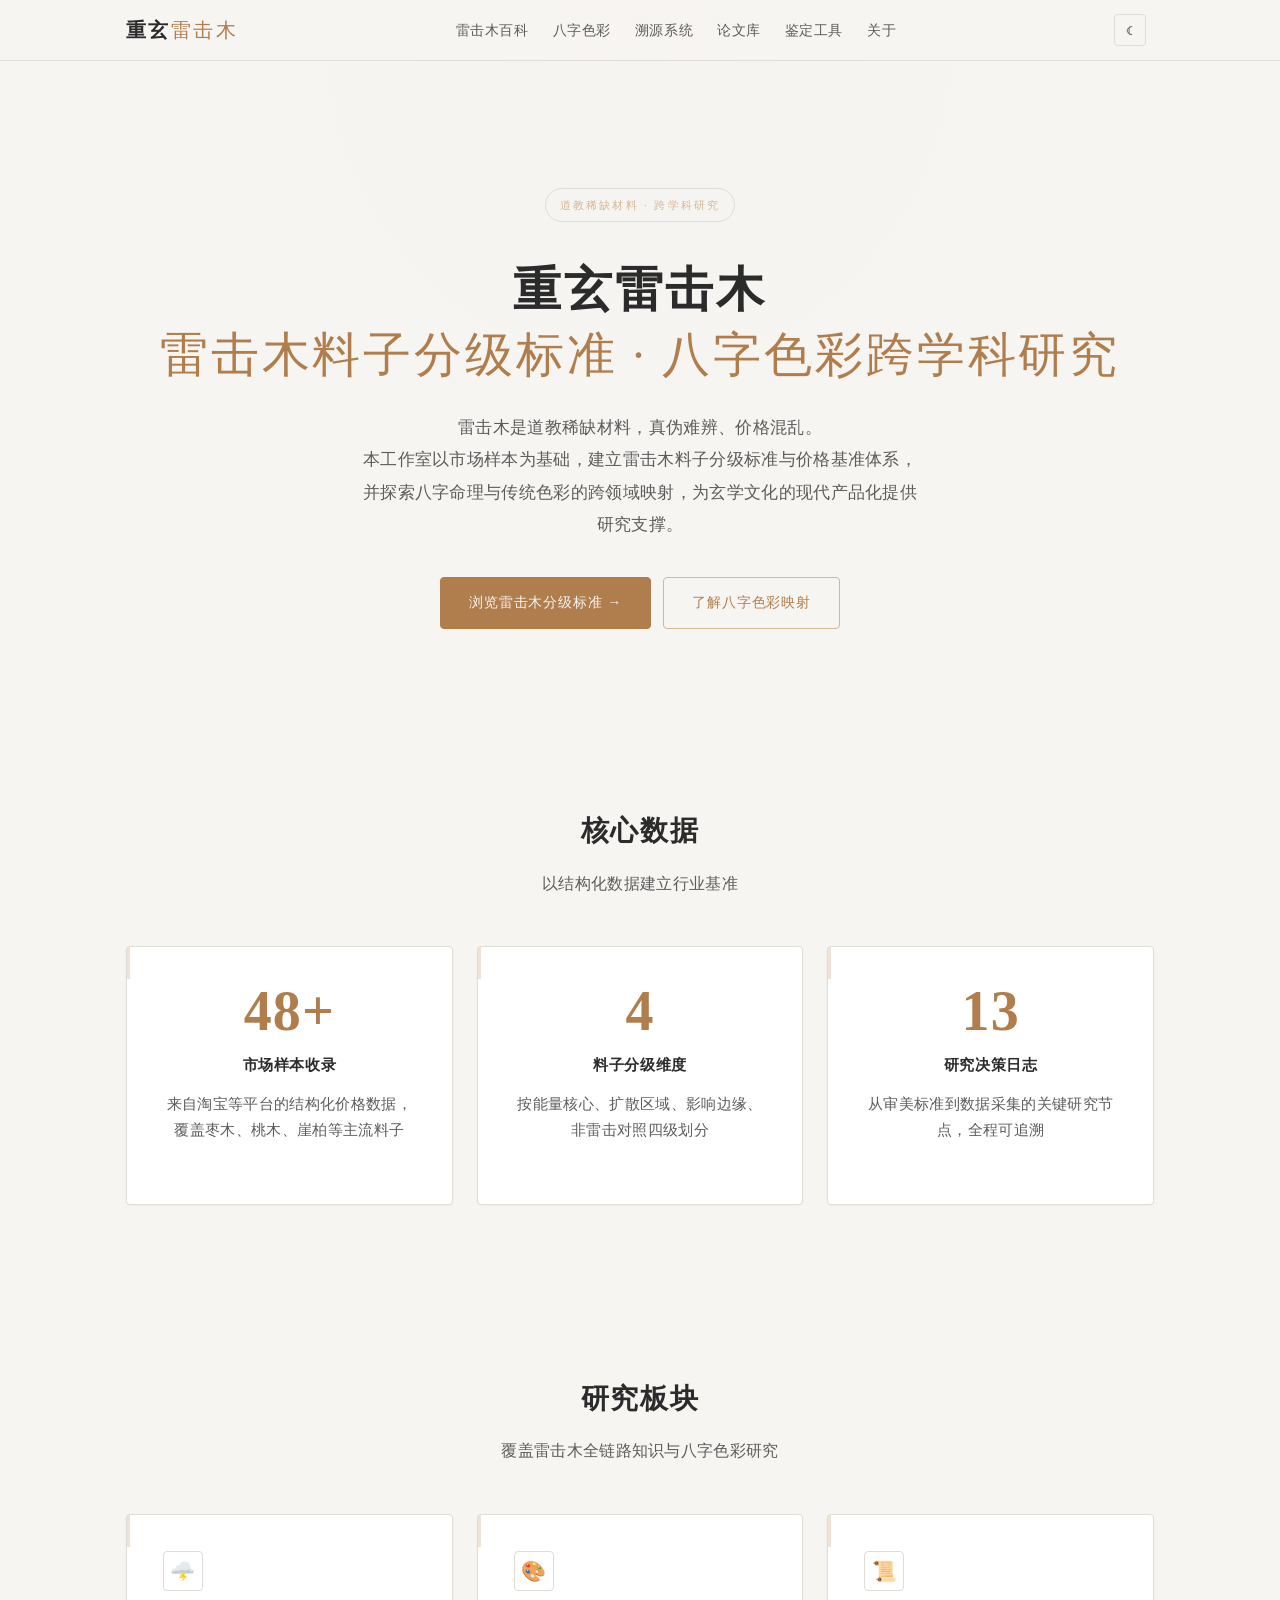
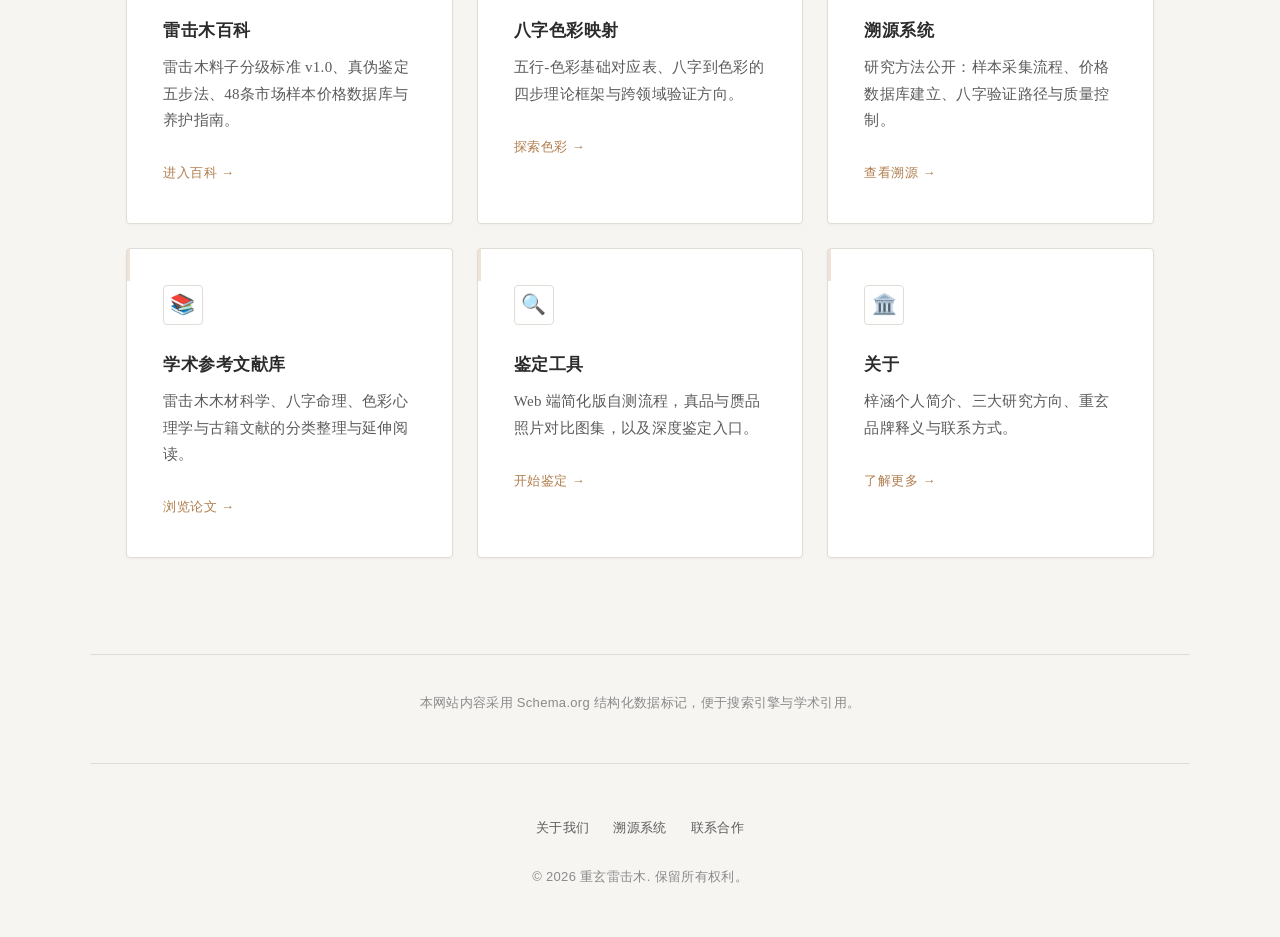
<file: index.html>
<!DOCTYPE html>
<html lang="zh-CN">
<head>
  <meta charset="UTF-8">
  <meta name="viewport" content="width=device-width, initial-scale=1.0">
  <title>重玄雷击木 · 雷击木料子分级标准与八字色彩跨学科研究</title>
  <meta name="description" content="雷击木分级标准、真伪鉴定指南、市场价格数据库，以及八字命理与色彩心理学的跨领域映射研究。">
  <meta name="keywords" content="雷击木,雷击木鉴定,八字色彩,五行能量,雷击木价格,真伪鉴别">

  <!-- Open Graph -->
  <meta property="og:title" content="重玄雷击木 · 雷击木料子分级标准与八字色彩跨学科研究">
  <meta property="og:description" content="雷击木分级标准、真伪鉴定指南、市场价格数据库，以及八字命理与色彩心理学的跨领域映射研究。">
  <meta property="og:type" content="website">
  <meta property="og:url" content="https://xuzihan92.github.io/chongxuan/">
  <meta property="og:image" content="https://xuzihan92.github.io/chongxuan/assets/og-cover.jpg">
  <meta property="og:locale" content="zh_CN">

  <!-- Twitter Card -->
  <meta name="twitter:card" content="summary_large_image">
  <meta name="twitter:title" content="重玄雷击木 · 雷击木料子分级标准与八字色彩跨学科研究">
  <meta name="twitter:description" content="雷击木分级标准、真伪鉴定指南、市场价格数据库，以及八字命理与色彩心理学的跨领域映射研究。">

  <!-- Schema.org: WebSite -->
  <script type="application/ld+json">
  {
    "@context": "https://schema.org",
    "@type": "WebSite",
    "name": "重玄雷击木 · 雷击木料子分级标准与八字色彩跨学科研究",
    "url": "https://xuzihan92.github.io/chongxuan/",
    "description": "雷击木分级标准、真伪鉴定指南、市场价格数据库，以及八字命理与色彩心理学的跨领域映射研究。",
    "inLanguage": "zh-CN",
    "potentialAction": {
      "@type": "SearchAction",
      "target": {
        "@type": "EntryPoint",
        "urlTemplate": "https://xuzihan92.github.io/chongxuan/?q={search_term_string}"
      },
      "query-input": "required name=search_term_string"
    }
  }
  </script>

  <!-- 样式表 -->
  <link rel="stylesheet" href="css/style.css">
  <link rel="canonical" href="https://xuzihan92.github.io/chongxuan/">
</head>
<body>

  <!-- 导航栏 -->
  <header class="site-header">
    <nav class="site-nav container" aria-label="主导航">
      <a href="index.html" class="site-logo">重玄<span>雷击木</span></a>

      <!-- 桌面端导航 -->
      <ul class="nav-links" role="menubar">
        <li role="none"><a href="wiki/" role="menuitem">雷击木百科</a></li>
        <li role="none"><a href="color/" role="menuitem">八字色彩</a></li>
        <li role="none"><a href="trace/" role="menuitem">溯源系统</a></li>
        <li role="none"><a href="papers/" role="menuitem">论文库</a></li>
        <li role="none"><a href="tools/" role="menuitem">鉴定工具</a></li>
        <li role="none"><a href="about.html" role="menuitem">关于</a></li>
      </ul>
      <button class="theme-toggle" aria-label="切换主题" title="切换主题">☀</button>

      <!-- 移动端菜单按钮 -->
      <button class="menu-toggle" aria-label="打开菜单" aria-expanded="false" aria-controls="mobile-menu">
        <span></span>
        <span></span>
        <span></span>
      </button>
    </nav>

    <!-- 移动端菜单面板 -->
    <div class="mobile-menu" id="mobile-menu">
      <ul>
        <li><a href="wiki/">雷击木百科</a></li>
        <li><a href="color/">八字色彩</a></li>
        <li><a href="trace/">溯源系统</a></li>
        <li><a href="papers/">论文库</a></li>
        <li><a href="tools/">鉴定工具</a></li>
        <li><a href="about.html">关于</a></li>
      </ul>
    </div>
  </header>

  <main>
    <!-- 英雄区 -->
    <section class="hero" aria-label="网站介绍">
      <div class="hero-content container">
        <span class="hero-badge">道教稀缺材料 · 跨学科研究</span>
        <h1 class="hero-title">
          重玄雷击木<br>
          <em>雷击木料子分级标准 · 八字色彩跨学科研究</em>
        </h1>
        <p class="hero-subtitle">
          雷击木是道教稀缺材料，真伪难辨、价格混乱。<br>
          本工作室以市场样本为基础，建立雷击木料子分级标准与价格基准体系，<br>
          并探索八字命理与传统色彩的跨领域映射，为玄学文化的现代产品化提供研究支撑。
        </p>
        <div class="hero-cta-group">
          <a href="wiki/" class="hero-cta hero-cta-primary">浏览雷击木分级标准 →</a>
          <a href="color/" class="hero-cta hero-cta-secondary">了解八字色彩映射</a>
        </div>
      </div>
    </section>

    <!-- 核心数据展示 -->
    <section class="sections-grid container" aria-labelledby="data-heading">
      <div class="section-header">
        <h2 id="data-heading">核心数据</h2>
        <p>以结构化数据建立行业基准</p>
      </div>
      <div class="grid data-cards">
        <article class="card stat-card">
          <div class="stat-number">48+</div>
          <div class="stat-label">市场样本收录</div>
          <p class="stat-desc">来自淘宝等平台的结构化价格数据，覆盖枣木、桃木、崖柏等主流料子</p>
        </article>
        <article class="card stat-card">
          <div class="stat-number">4</div>
          <div class="stat-label">料子分级维度</div>
          <p class="stat-desc">按能量核心、扩散区域、影响边缘、非雷击对照四级划分</p>
        </article>
        <article class="card stat-card">
          <div class="stat-number">13</div>
          <div class="stat-label">研究决策日志</div>
          <p class="stat-desc">从审美标准到数据采集的关键研究节点，全程可追溯</p>
        </article>
      </div>
    </section>

    <!-- 六大板块 -->
    <section class="sections-grid container" id="sections" aria-labelledby="sections-heading">
      <div class="section-header">
        <h2 id="sections-heading">研究板块</h2>
        <p>覆盖雷击木全链路知识与八字色彩研究</p>
      </div>

      <div class="grid">
        <article class="card" id="wiki">
          <div class="card-icon" aria-hidden="true">🌩️</div>
          <h3>雷击木百科</h3>
          <p>雷击木料子分级标准 v1.0、真伪鉴定五步法、48条市场样本价格数据库与养护指南。</p>
          <a href="wiki/" class="card-link">进入百科</a>
        </article>

        <article class="card" id="color">
          <div class="card-icon" aria-hidden="true">🎨</div>
          <h3>八字色彩映射</h3>
          <p>五行-色彩基础对应表、八字到色彩的四步理论框架与跨领域验证方向。</p>
          <a href="color/" class="card-link">探索色彩</a>
        </article>

        <article class="card" id="trace">
          <div class="card-icon" aria-hidden="true">📜</div>
          <h3>溯源系统</h3>
          <p>研究方法公开：样本采集流程、价格数据库建立、八字验证路径与质量控制。</p>
          <a href="trace/" class="card-link">查看溯源</a>
        </article>

        <article class="card" id="papers">
          <div class="card-icon" aria-hidden="true">📚</div>
          <h3>学术参考文献库</h3>
          <p>雷击木木材科学、八字命理、色彩心理学与古籍文献的分类整理与延伸阅读。</p>
          <a href="papers/" class="card-link">浏览论文</a>
        </article>

        <article class="card" id="tools">
          <div class="card-icon" aria-hidden="true">🔍</div>
          <h3>鉴定工具</h3>
          <p>Web 端简化版自测流程，真品与赝品照片对比图集，以及深度鉴定入口。</p>
          <a href="tools/" class="card-link">开始鉴定</a>
        </article>

        <article class="card">
          <div class="card-icon" aria-hidden="true">🏛️</div>
          <h3>关于</h3>
          <p>梓涵个人简介、三大研究方向、重玄品牌释义与联系方式。</p>
          <a href="about.html" class="card-link">了解更多</a>
        </article>
      </div>
    </section>

    <!-- 信任标识 -->
    <section class="trust-bar container" aria-label="技术声明">
      <p class="text-center">本网站内容采用 Schema.org 结构化数据标记，便于搜索引擎与学术引用。</p>
    </section>
  </main>

  <!-- 页脚 -->
  <footer class="site-footer container">
    <ul class="footer-links" aria-label="页脚导航">
      <li><a href="about.html">关于我们</a></li>
      <li><a href="trace/">溯源系统</a></li>
      <li><a href="mailto:contact@xingzhige.example.com">联系合作</a></li>
    </ul>
    <p>© 2026 重玄雷击木. 保留所有权利。</p>
  </footer>

  <script src="js/main.js"></script>
</body>
</html>
</file>
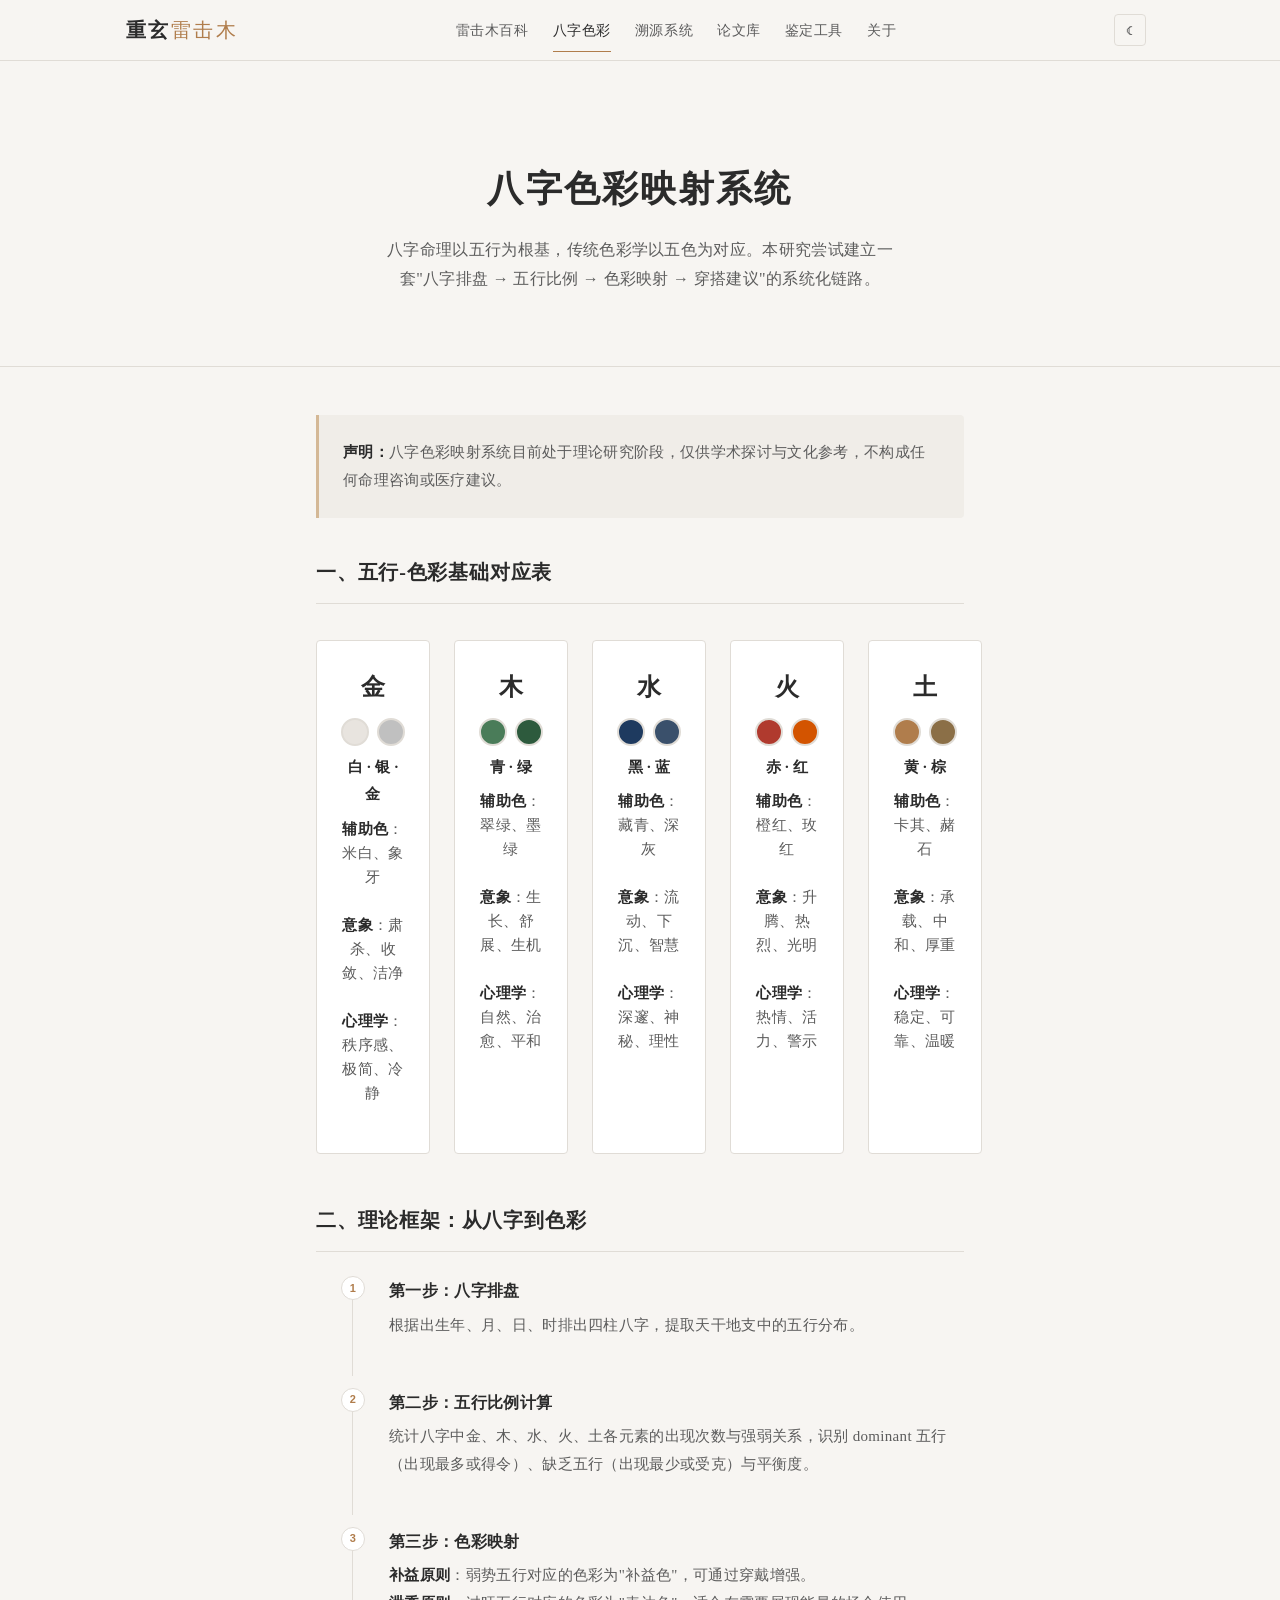
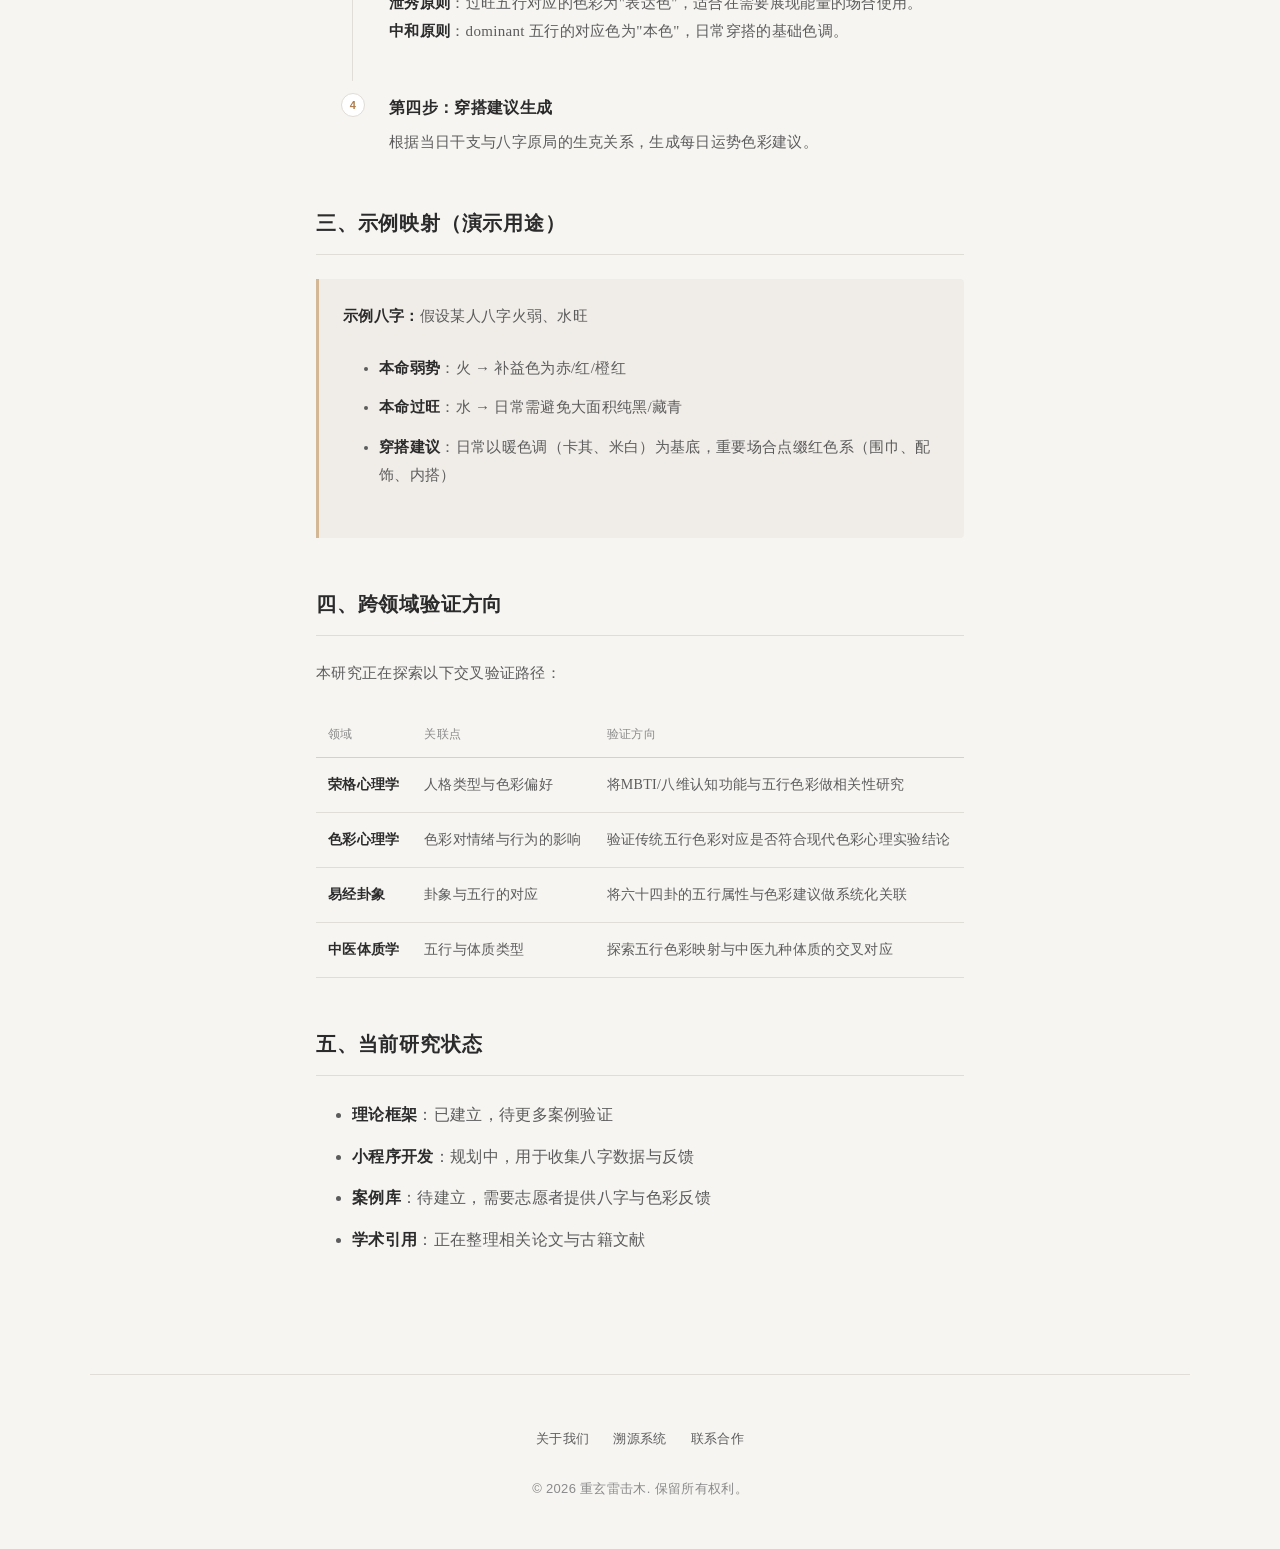
<file: color/index.html>
<!DOCTYPE html>
<html lang="zh-CN">
<head>
  <meta charset="UTF-8">
  <meta name="viewport" content="width=device-width, initial-scale=1.0">
  <title>八字色彩映射系统 | 重玄雷击木</title>
  <meta name="description" content="探索八字命理与色彩心理学的跨领域映射：五行对应五色，从八字排盘到穿搭建议的系统化研究框架。">

  <meta property="og:title" content="八字色彩映射系统 | 重玄雷击木">
  <meta property="og:description" content="八字命理与色彩心理学的跨领域映射研究。">
  <meta property="og:type" content="article">
  <meta property="og:url" content="https://xuzihan92.github.io/chongxuan/color/">
  <meta property="og:locale" content="zh_CN">

  <script type="application/ld+json">
  {
    "@context": "https://schema.org",
    "@type": "CollectionPage",
    "name": "八字色彩映射系统",
    "description": "八字命理与色彩心理学的跨领域映射研究。",
    "url": "https://xuzihan92.github.io/chongxuan/color/",
    "inLanguage": "zh-CN",
    "isPartOf": {
      "@type": "WebSite",
      "name": "重玄雷击木",
      "url": "https://xuzihan92.github.io/chongxuan/"
    }
  }
  </script>

  <link rel="stylesheet" href="../css/style.css">
  <link rel="canonical" href="https://xuzihan92.github.io/chongxuan/color/">
</head>
<body>

  <header class="site-header">
    <nav class="site-nav container" aria-label="主导航">
      <a href="../index.html" class="site-logo">重玄<span>雷击木</span></a>
      <ul class="nav-links" role="menubar">
        <li role="none"><a href="../wiki/" role="menuitem">雷击木百科</a></li>
        <li role="none"><a href="index.html" class="active" role="menuitem" aria-current="page">八字色彩</a></li>
        <li role="none"><a href="../trace/" role="menuitem">溯源系统</a></li>
        <li role="none"><a href="../papers/" role="menuitem">论文库</a></li>
        <li role="none"><a href="../tools/" role="menuitem">鉴定工具</a></li>
        <li role="none"><a href="../about.html" role="menuitem">关于</a></li>
      </ul>
      <button class="theme-toggle" aria-label="切换主题" title="切换主题">☀</button>
      <button class="menu-toggle" aria-label="打开菜单" aria-expanded="false" aria-controls="mobile-menu">
        <span></span><span></span><span></span>
      </button>
    </nav>
    <div class="mobile-menu" id="mobile-menu">
      <ul>
        <li><a href="../wiki/">雷击木百科</a></li>
        <li><a href="index.html">八字色彩</a></li>
        <li><a href="../trace/">溯源系统</a></li>
        <li><a href="../papers/">论文库</a></li>
        <li><a href="../tools/">鉴定工具</a></li>
        <li><a href="../about.html">关于</a></li>
      </ul>
    </div>
  </header>

  <main>
    <section class="page-hero" aria-labelledby="color-title">
      <div class="container">
        <h1 id="color-title">八字色彩映射系统</h1>
        <p>八字命理以五行为根基，传统色彩学以五色为对应。本研究尝试建立一套"八字排盘 → 五行比例 → 色彩映射 → 穿搭建议"的系统化链路。</p>
      </div>
    </section>

    <div class="content-section container container-narrow">

      <!-- 免责声明 -->
      <div class="note">
        <strong>声明：</strong>八字色彩映射系统目前处于理论研究阶段，仅供学术探讨与文化参考，不构成任何命理咨询或医疗建议。
      </div>

      <!-- 一、五行-色彩基础对应表 -->
      <section class="content-block" id="wuxing" aria-labelledby="wuxing-heading">
        <h2 id="wuxing-heading">一、五行-色彩基础对应表</h2>
        <div class="wuxing-grid">
          <div class="wuxing-card wuxing-metal">
            <div class="wuxing-symbol">金</div>
            <div class="wuxing-colors">
              <span class="color-main" style="background:#e8e4df;"></span>
              <span class="color-main" style="background:#c0c0c0;"></span>
            </div>
            <div class="wuxing-name">白 · 银 · 金</div>
            <div class="wuxing-detail">
              <p><strong>辅助色</strong>：米白、象牙</p>
              <p><strong>意象</strong>：肃杀、收敛、洁净</p>
              <p><strong>心理学</strong>：秩序感、极简、冷静</p>
            </div>
          </div>
          <div class="wuxing-card wuxing-wood">
            <div class="wuxing-symbol">木</div>
            <div class="wuxing-colors">
              <span class="color-main" style="background:#4a7c59;"></span>
              <span class="color-main" style="background:#2d5a3d;"></span>
            </div>
            <div class="wuxing-name">青 · 绿</div>
            <div class="wuxing-detail">
              <p><strong>辅助色</strong>：翠绿、墨绿</p>
              <p><strong>意象</strong>：生长、舒展、生机</p>
              <p><strong>心理学</strong>：自然、治愈、平和</p>
            </div>
          </div>
          <div class="wuxing-card wuxing-water">
            <div class="wuxing-symbol">水</div>
            <div class="wuxing-colors">
              <span class="color-main" style="background:#1e3a5f;"></span>
              <span class="color-main" style="background:#3a506b;"></span>
            </div>
            <div class="wuxing-name">黑 · 蓝</div>
            <div class="wuxing-detail">
              <p><strong>辅助色</strong>：藏青、深灰</p>
              <p><strong>意象</strong>：流动、下沉、智慧</p>
              <p><strong>心理学</strong>：深邃、神秘、理性</p>
            </div>
          </div>
          <div class="wuxing-card wuxing-fire">
            <div class="wuxing-symbol">火</div>
            <div class="wuxing-colors">
              <span class="color-main" style="background:#b03a2e;"></span>
              <span class="color-main" style="background:#d35400;"></span>
            </div>
            <div class="wuxing-name">赤 · 红</div>
            <div class="wuxing-detail">
              <p><strong>辅助色</strong>：橙红、玫红</p>
              <p><strong>意象</strong>：升腾、热烈、光明</p>
              <p><strong>心理学</strong>：热情、活力、警示</p>
            </div>
          </div>
          <div class="wuxing-card wuxing-earth">
            <div class="wuxing-symbol">土</div>
            <div class="wuxing-colors">
              <span class="color-main" style="background:#b07d4c;"></span>
              <span class="color-main" style="background:#8b6f47;"></span>
            </div>
            <div class="wuxing-name">黄 · 棕</div>
            <div class="wuxing-detail">
              <p><strong>辅助色</strong>：卡其、赭石</p>
              <p><strong>意象</strong>：承载、中和、厚重</p>
              <p><strong>心理学</strong>：稳定、可靠、温暖</p>
            </div>
          </div>
        </div>
      </section>

      <!-- 二、理论框架 -->
      <section class="content-block" id="framework" aria-labelledby="framework-heading">
        <h2 id="framework-heading">二、理论框架：从八字到色彩</h2>
        <ol class="steps">
          <li class="step">
            <h4>第一步：八字排盘</h4>
            <p>根据出生年、月、日、时排出四柱八字，提取天干地支中的五行分布。</p>
          </li>
          <li class="step">
            <h4>第二步：五行比例计算</h4>
            <p>统计八字中金、木、水、火、土各元素的出现次数与强弱关系，识别 dominant 五行（出现最多或得令）、缺乏五行（出现最少或受克）与平衡度。</p>
          </li>
          <li class="step">
            <h4>第三步：色彩映射</h4>
            <p><strong>补益原则</strong>：弱势五行对应的色彩为"补益色"，可通过穿戴增强。<br>
            <strong>泄秀原则</strong>：过旺五行对应的色彩为"表达色"，适合在需要展现能量的场合使用。<br>
            <strong>中和原则</strong>：dominant 五行的对应色为"本色"，日常穿搭的基础色调。</p>
          </li>
          <li class="step">
            <h4>第四步：穿搭建议生成</h4>
            <p>根据当日干支与八字原局的生克关系，生成每日运势色彩建议。</p>
          </li>
        </ol>
      </section>

      <!-- 三、示例映射 -->
      <section class="content-block" id="example" aria-labelledby="example-heading">
        <h2 id="example-heading">三、示例映射（演示用途）</h2>
        <div class="note">
          <p><strong>示例八字：</strong>假设某人八字火弱、水旺</p>
          <ul>
            <li><strong>本命弱势</strong>：火 → 补益色为赤/红/橙红</li>
            <li><strong>本命过旺</strong>：水 → 日常需避免大面积纯黑/藏青</li>
            <li><strong>穿搭建议</strong>：日常以暖色调（卡其、米白）为基底，重要场合点缀红色系（围巾、配饰、内搭）</li>
          </ul>
        </div>
      </section>

      <!-- 四、跨领域验证方向 -->
      <section class="content-block" id="validation" aria-labelledby="validation-heading">
        <h2 id="validation-heading">四、跨领域验证方向</h2>
        <p>本研究正在探索以下交叉验证路径：</p>
        <table class="data-table" aria-label="跨领域验证方向">
          <thead>
            <tr>
              <th scope="col">领域</th>
              <th scope="col">关联点</th>
              <th scope="col">验证方向</th>
            </tr>
          </thead>
          <tbody>
            <tr>
              <td><strong>荣格心理学</strong></td>
              <td>人格类型与色彩偏好</td>
              <td>将MBTI/八维认知功能与五行色彩做相关性研究</td>
            </tr>
            <tr>
              <td><strong>色彩心理学</strong></td>
              <td>色彩对情绪与行为的影响</td>
              <td>验证传统五行色彩对应是否符合现代色彩心理实验结论</td>
            </tr>
            <tr>
              <td><strong>易经卦象</strong></td>
              <td>卦象与五行的对应</td>
              <td>将六十四卦的五行属性与色彩建议做系统化关联</td>
            </tr>
            <tr>
              <td><strong>中医体质学</strong></td>
              <td>五行与体质类型</td>
              <td>探索五行色彩映射与中医九种体质的交叉对应</td>
            </tr>
          </tbody>
        </table>
      </section>

      <!-- 五、当前研究状态 -->
      <section class="content-block" id="status" aria-labelledby="status-heading">
        <h2 id="status-heading">五、当前研究状态</h2>
        <ul>
          <li><strong>理论框架</strong>：已建立，待更多案例验证</li>
          <li><strong>小程序开发</strong>：规划中，用于收集八字数据与反馈</li>
          <li><strong>案例库</strong>：待建立，需要志愿者提供八字与色彩反馈</li>
          <li><strong>学术引用</strong>：正在整理相关论文与古籍文献</li>
        </ul>
      </section>
    </div>
  </main>

  <footer class="site-footer container">
    <ul class="footer-links" aria-label="页脚导航">
      <li><a href="../about.html">关于我们</a></li>
      <li><a href="../trace/">溯源系统</a></li>
      <li><a href="mailto:contact@xingzhige.example.com">联系合作</a></li>
    </ul>
    <p>© 2026 重玄雷击木. 保留所有权利。</p>
  </footer>

  <script src="../js/main.js"></script>
</body>
</html>
</file>
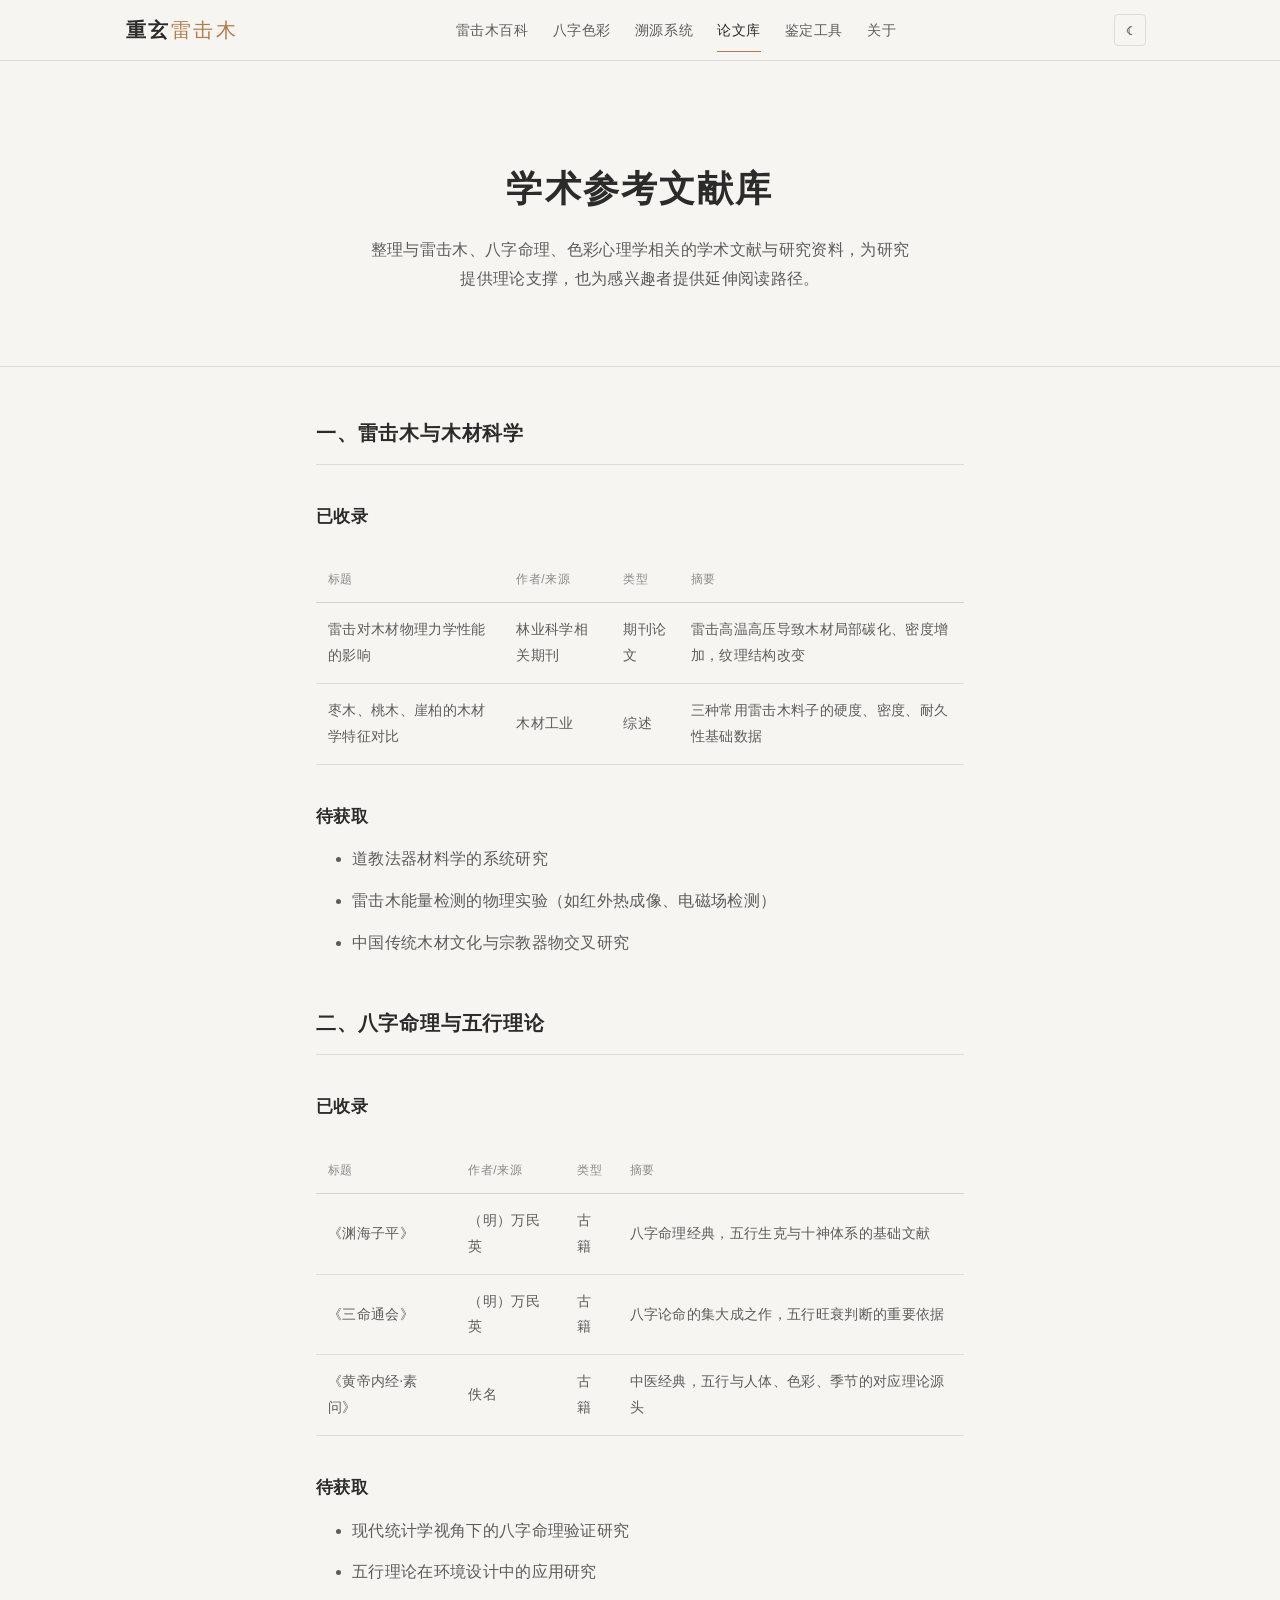
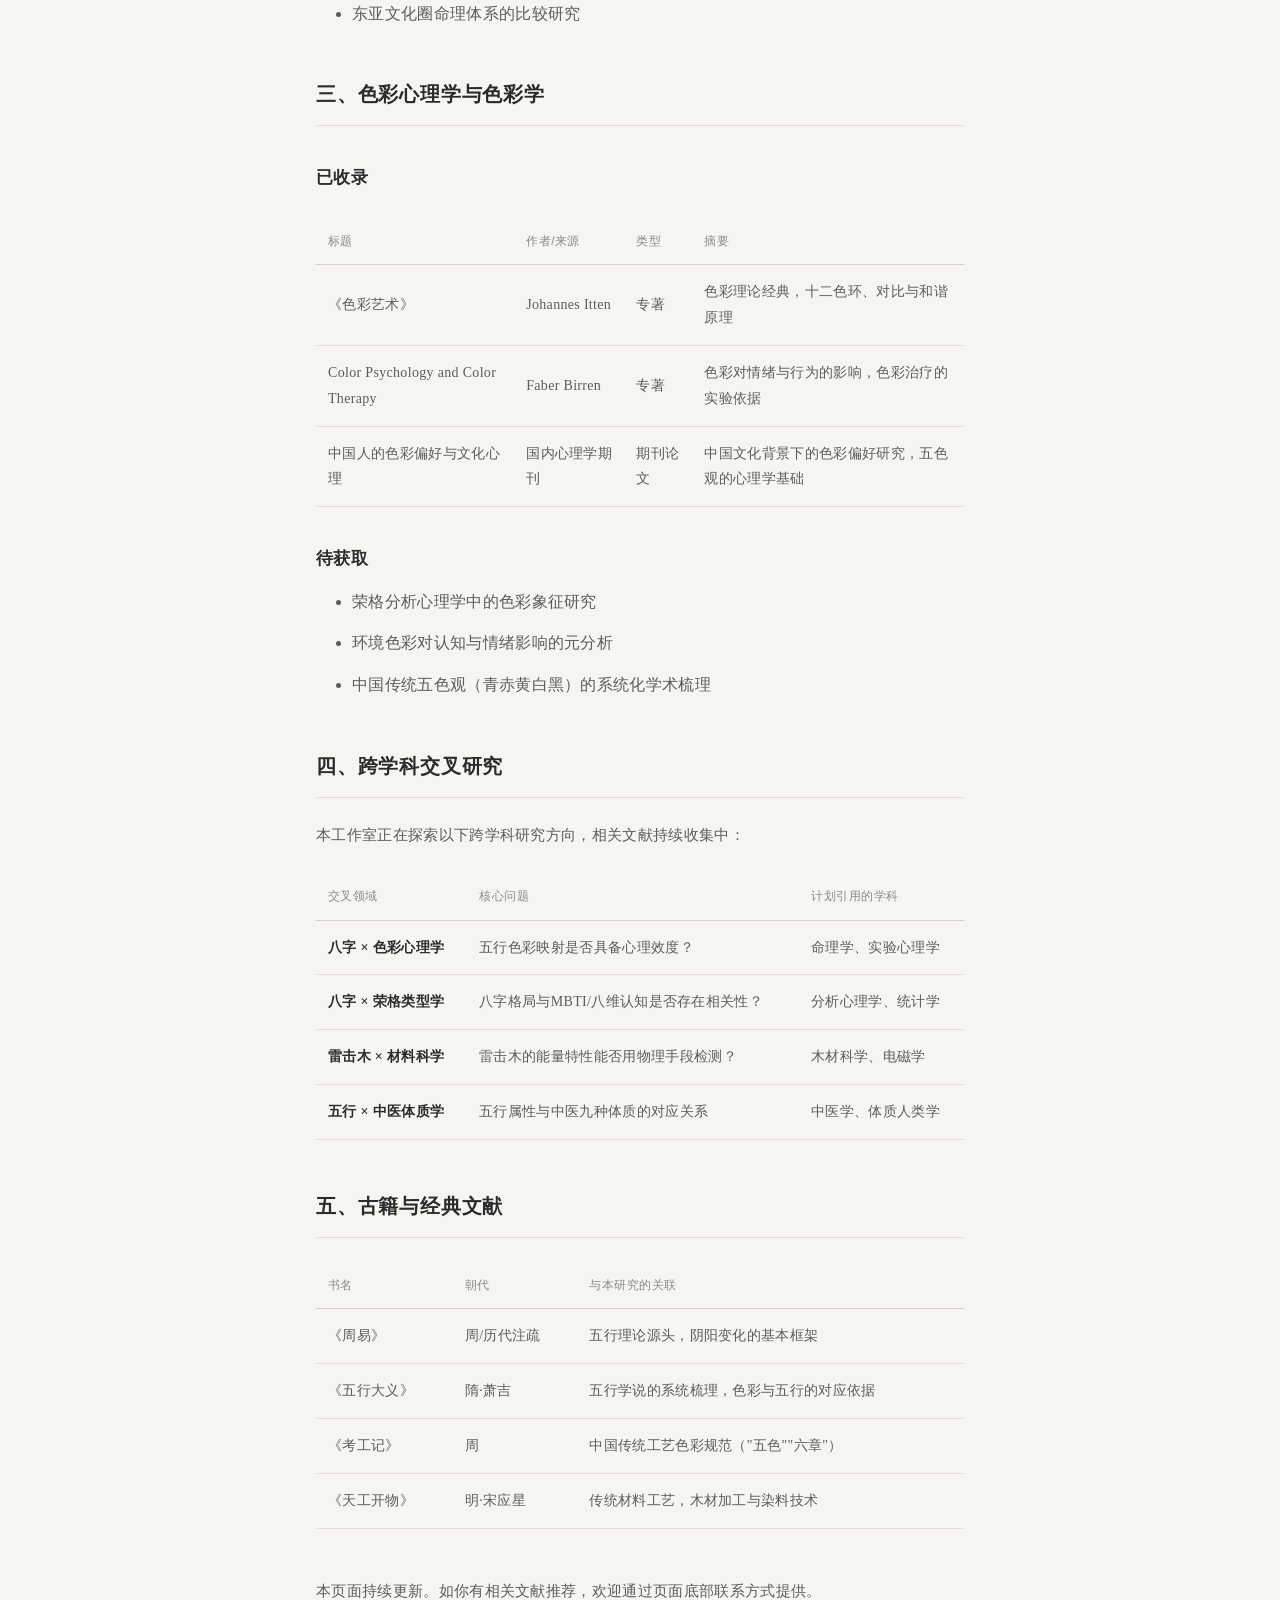
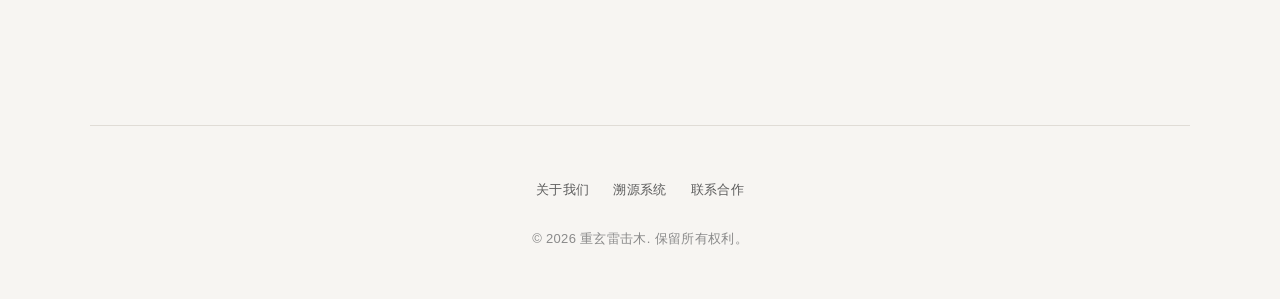
<file: papers/index.html>
<!DOCTYPE html>
<html lang="zh-CN">
<head>
  <meta charset="UTF-8">
  <meta name="viewport" content="width=device-width, initial-scale=1.0">
  <title>学术参考文献库 | 重玄雷击木</title>
  <meta name="description" content="整理雷击木、八字命理、色彩心理学相关的学术文献与古籍资料，为研究提供理论支撑与延伸阅读路径。">

  <meta property="og:title" content="学术参考文献库 | 重玄雷击木">
  <meta property="og:description" content="雷击木、八字命理、色彩心理学学术文献与古籍资料整理。">
  <meta property="og:type" content="article">
  <meta property="og:url" content="https://xuzihan92.github.io/chongxuan/papers/">
  <meta property="og:locale" content="zh_CN">

  <script type="application/ld+json">
  {
    "@context": "https://schema.org",
    "@type": "CollectionPage",
    "name": "学术参考文献库",
    "description": "雷击木、八字命理、色彩心理学学术文献与古籍资料整理。",
    "url": "https://xuzihan92.github.io/chongxuan/papers/",
    "inLanguage": "zh-CN",
    "isPartOf": {
      "@type": "WebSite",
      "name": "重玄雷击木",
      "url": "https://xuzihan92.github.io/chongxuan/"
    }
  }
  </script>

  <link rel="stylesheet" href="../css/style.css">
  <link rel="canonical" href="https://xuzihan92.github.io/chongxuan/papers/">
</head>
<body>

  <header class="site-header">
    <nav class="site-nav container" aria-label="主导航">
      <a href="../index.html" class="site-logo">重玄<span>雷击木</span></a>
      <ul class="nav-links" role="menubar">
        <li role="none"><a href="../wiki/" role="menuitem">雷击木百科</a></li>
        <li role="none"><a href="../color/" role="menuitem">八字色彩</a></li>
        <li role="none"><a href="../trace/" role="menuitem">溯源系统</a></li>
        <li role="none"><a href="index.html" class="active" role="menuitem" aria-current="page">论文库</a></li>
        <li role="none"><a href="../tools/" role="menuitem">鉴定工具</a></li>
        <li role="none"><a href="../about.html" role="menuitem">关于</a></li>
      </ul>
      <button class="theme-toggle" aria-label="切换主题" title="切换主题">☀</button>
      <button class="menu-toggle" aria-label="打开菜单" aria-expanded="false" aria-controls="mobile-menu">
        <span></span><span></span><span></span>
      </button>
    </nav>
    <div class="mobile-menu" id="mobile-menu">
      <ul>
        <li><a href="../wiki/">雷击木百科</a></li>
        <li><a href="../color/">八字色彩</a></li>
        <li><a href="../trace/">溯源系统</a></li>
        <li><a href="index.html">论文库</a></li>
        <li><a href="../tools/">鉴定工具</a></li>
        <li><a href="../about.html">关于</a></li>
      </ul>
    </div>
  </header>

  <main>
    <section class="page-hero" aria-labelledby="papers-title">
      <div class="container">
        <h1 id="papers-title">学术参考文献库</h1>
        <p>整理与雷击木、八字命理、色彩心理学相关的学术文献与研究资料，为研究提供理论支撑，也为感兴趣者提供延伸阅读路径。</p>
      </div>
    </section>

    <div class="content-section container container-narrow">

      <!-- 一、雷击木与木材科学 -->
      <section class="content-block" id="wood-science" aria-labelledby="wood-heading">
        <h2 id="wood-heading">一、雷击木与木材科学</h2>

        <h3>已收录</h3>
        <table class="data-table" aria-label="雷击木与木材科学文献">
          <thead>
            <tr>
              <th scope="col">标题</th>
              <th scope="col">作者/来源</th>
              <th scope="col">类型</th>
              <th scope="col">摘要</th>
            </tr>
          </thead>
          <tbody>
            <tr>
              <td>雷击对木材物理力学性能的影响</td>
              <td>林业科学相关期刊</td>
              <td>期刊论文</td>
              <td>雷击高温高压导致木材局部碳化、密度增加，纹理结构改变</td>
            </tr>
            <tr>
              <td>枣木、桃木、崖柏的木材学特征对比</td>
              <td>木材工业</td>
              <td>综述</td>
              <td>三种常用雷击木料子的硬度、密度、耐久性基础数据</td>
            </tr>
          </tbody>
        </table>

        <h3>待获取</h3>
        <ul>
          <li>道教法器材料学的系统研究</li>
          <li>雷击木能量检测的物理实验（如红外热成像、电磁场检测）</li>
          <li>中国传统木材文化与宗教器物交叉研究</li>
        </ul>
      </section>

      <!-- 二、八字命理与五行理论 -->
      <section class="content-block" id="bazi" aria-labelledby="bazi-heading">
        <h2 id="bazi-heading">二、八字命理与五行理论</h2>

        <h3>已收录</h3>
        <table class="data-table" aria-label="八字命理文献">
          <thead>
            <tr>
              <th scope="col">标题</th>
              <th scope="col">作者/来源</th>
              <th scope="col">类型</th>
              <th scope="col">摘要</th>
            </tr>
          </thead>
          <tbody>
            <tr>
              <td>《渊海子平》</td>
              <td>（明）万民英</td>
              <td>古籍</td>
              <td>八字命理经典，五行生克与十神体系的基础文献</td>
            </tr>
            <tr>
              <td>《三命通会》</td>
              <td>（明）万民英</td>
              <td>古籍</td>
              <td>八字论命的集大成之作，五行旺衰判断的重要依据</td>
            </tr>
            <tr>
              <td>《黄帝内经·素问》</td>
              <td>佚名</td>
              <td>古籍</td>
              <td>中医经典，五行与人体、色彩、季节的对应理论源头</td>
            </tr>
          </tbody>
        </table>

        <h3>待获取</h3>
        <ul>
          <li>现代统计学视角下的八字命理验证研究</li>
          <li>五行理论在环境设计中的应用研究</li>
          <li>东亚文化圈命理体系的比较研究</li>
        </ul>
      </section>

      <!-- 三、色彩心理学与色彩学 -->
      <section class="content-block" id="color-psych" aria-labelledby="color-psych-heading">
        <h2 id="color-psych-heading">三、色彩心理学与色彩学</h2>

        <h3>已收录</h3>
        <table class="data-table" aria-label="色彩心理学文献">
          <thead>
            <tr>
              <th scope="col">标题</th>
              <th scope="col">作者/来源</th>
              <th scope="col">类型</th>
              <th scope="col">摘要</th>
            </tr>
          </thead>
          <tbody>
            <tr>
              <td>《色彩艺术》</td>
              <td>Johannes Itten</td>
              <td>专著</td>
              <td>色彩理论经典，十二色环、对比与和谐原理</td>
            </tr>
            <tr>
              <td>Color Psychology and Color Therapy</td>
              <td>Faber Birren</td>
              <td>专著</td>
              <td>色彩对情绪与行为的影响，色彩治疗的实验依据</td>
            </tr>
            <tr>
              <td>中国人的色彩偏好与文化心理</td>
              <td>国内心理学期刊</td>
              <td>期刊论文</td>
              <td>中国文化背景下的色彩偏好研究，五色观的心理学基础</td>
            </tr>
          </tbody>
        </table>

        <h3>待获取</h3>
        <ul>
          <li>荣格分析心理学中的色彩象征研究</li>
          <li>环境色彩对认知与情绪影响的元分析</li>
          <li>中国传统五色观（青赤黄白黑）的系统化学术梳理</li>
        </ul>
      </section>

      <!-- 四、跨学科交叉研究 -->
      <section class="content-block" id="interdisciplinary" aria-labelledby="inter-heading">
        <h2 id="inter-heading">四、跨学科交叉研究</h2>
        <p>本工作室正在探索以下跨学科研究方向，相关文献持续收集中：</p>
        <table class="data-table" aria-label="跨学科研究方向">
          <thead>
            <tr>
              <th scope="col">交叉领域</th>
              <th scope="col">核心问题</th>
              <th scope="col">计划引用的学科</th>
            </tr>
          </thead>
          <tbody>
            <tr>
              <td><strong>八字 × 色彩心理学</strong></td>
              <td>五行色彩映射是否具备心理效度？</td>
              <td>命理学、实验心理学</td>
            </tr>
            <tr>
              <td><strong>八字 × 荣格类型学</strong></td>
              <td>八字格局与MBTI/八维认知是否存在相关性？</td>
              <td>分析心理学、统计学</td>
            </tr>
            <tr>
              <td><strong>雷击木 × 材料科学</strong></td>
              <td>雷击木的能量特性能否用物理手段检测？</td>
              <td>木材科学、电磁学</td>
            </tr>
            <tr>
              <td><strong>五行 × 中医体质学</strong></td>
              <td>五行属性与中医九种体质的对应关系</td>
              <td>中医学、体质人类学</td>
            </tr>
          </tbody>
        </table>
      </section>

      <!-- 五、古籍与经典文献 -->
      <section class="content-block" id="classics" aria-labelledby="classics-heading">
        <h2 id="classics-heading">五、古籍与经典文献</h2>
        <table class="data-table" aria-label="古籍文献列表">
          <thead>
            <tr>
              <th scope="col">书名</th>
              <th scope="col">朝代</th>
              <th scope="col">与本研究的关联</th>
            </tr>
          </thead>
          <tbody>
            <tr>
              <td>《周易》</td>
              <td>周/历代注疏</td>
              <td>五行理论源头，阴阳变化的基本框架</td>
            </tr>
            <tr>
              <td>《五行大义》</td>
              <td>隋·萧吉</td>
              <td>五行学说的系统梳理，色彩与五行的对应依据</td>
            </tr>
            <tr>
              <td>《考工记》</td>
              <td>周</td>
              <td>中国传统工艺色彩规范（"五色""六章"）</td>
            </tr>
            <tr>
              <td>《天工开物》</td>
              <td>明·宋应星</td>
              <td>传统材料工艺，木材加工与染料技术</td>
            </tr>
          </tbody>
        </table>
      </section>

      <section class="content-block">
        <p class="article-meta">本页面持续更新。如你有相关文献推荐，欢迎通过页面底部联系方式提供。</p>
      </section>
    </div>
  </main>

  <footer class="site-footer container">
    <ul class="footer-links" aria-label="页脚导航">
      <li><a href="../about.html">关于我们</a></li>
      <li><a href="../trace/">溯源系统</a></li>
      <li><a href="mailto:contact@xingzhige.example.com">联系合作</a></li>
    </ul>
    <p>© 2026 重玄雷击木. 保留所有权利。</p>
  </footer>

  <script src="../js/main.js"></script>
</body>
</html>
</file>
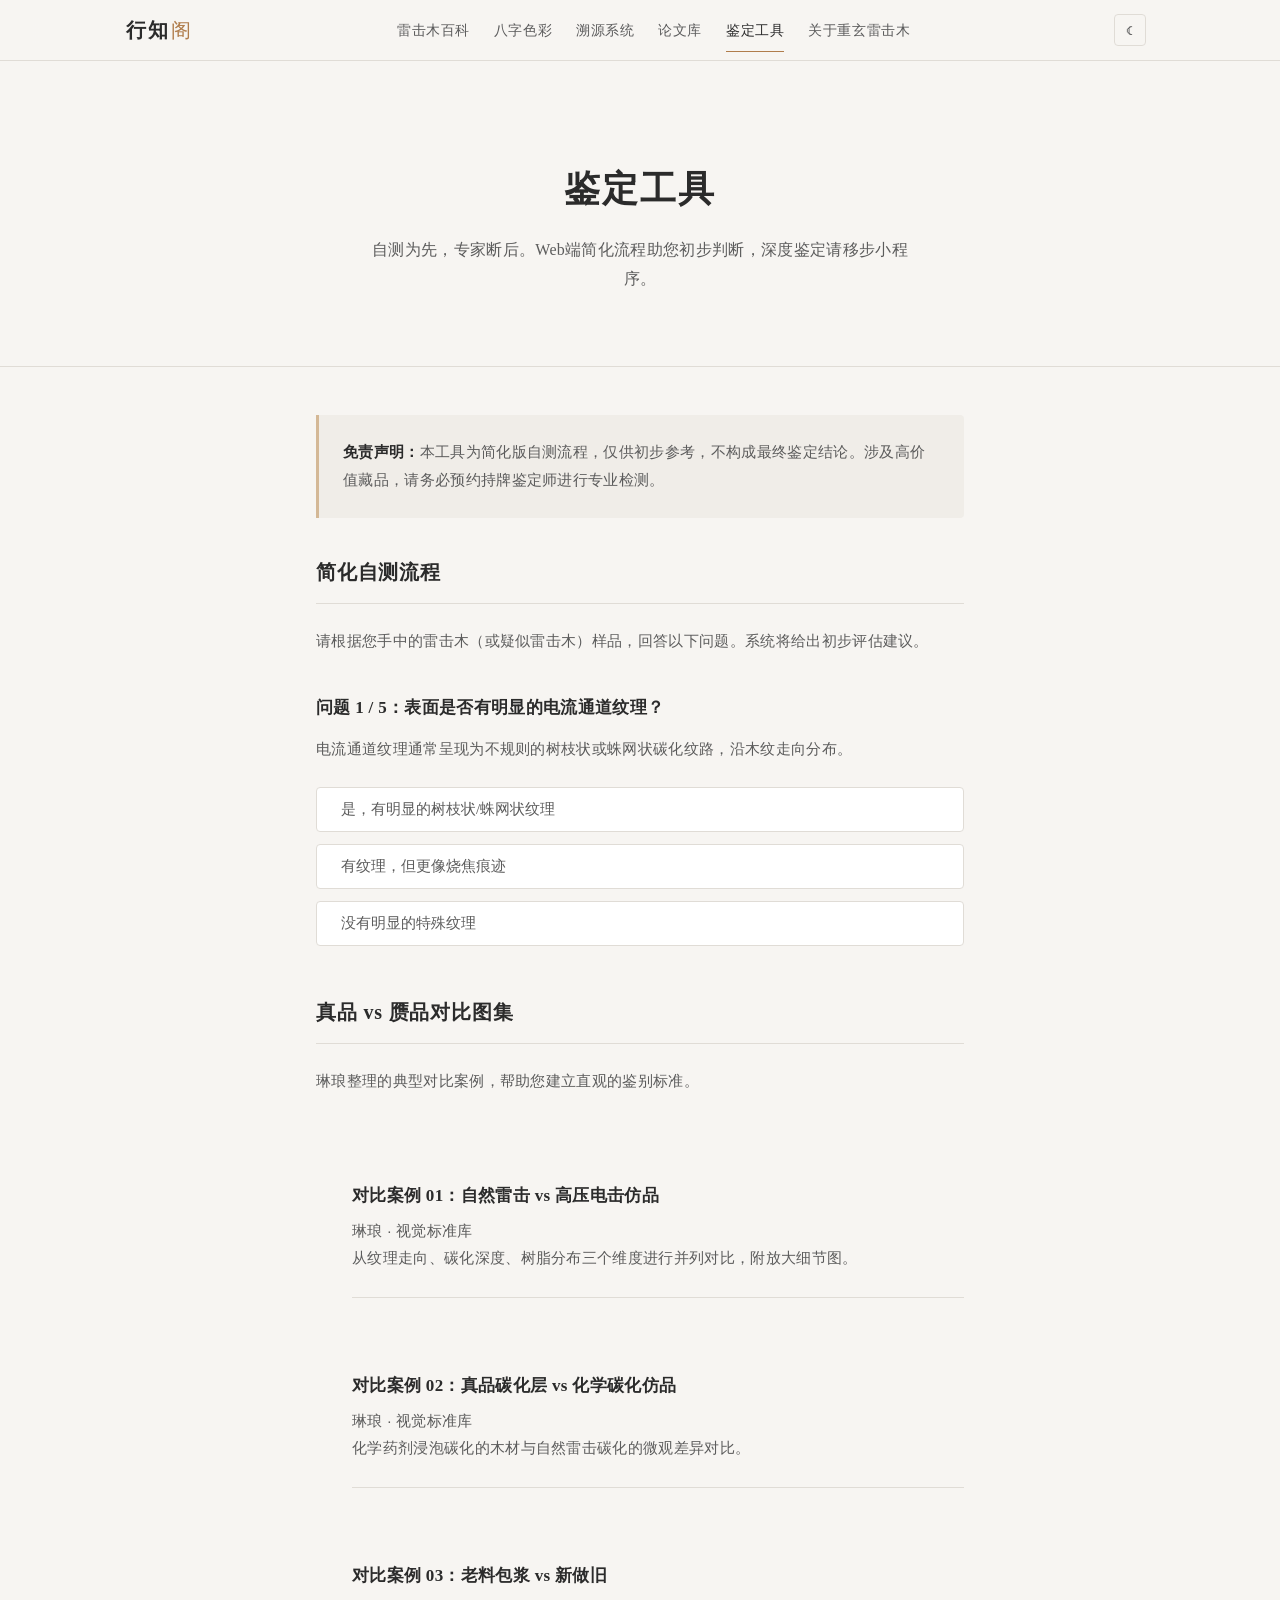
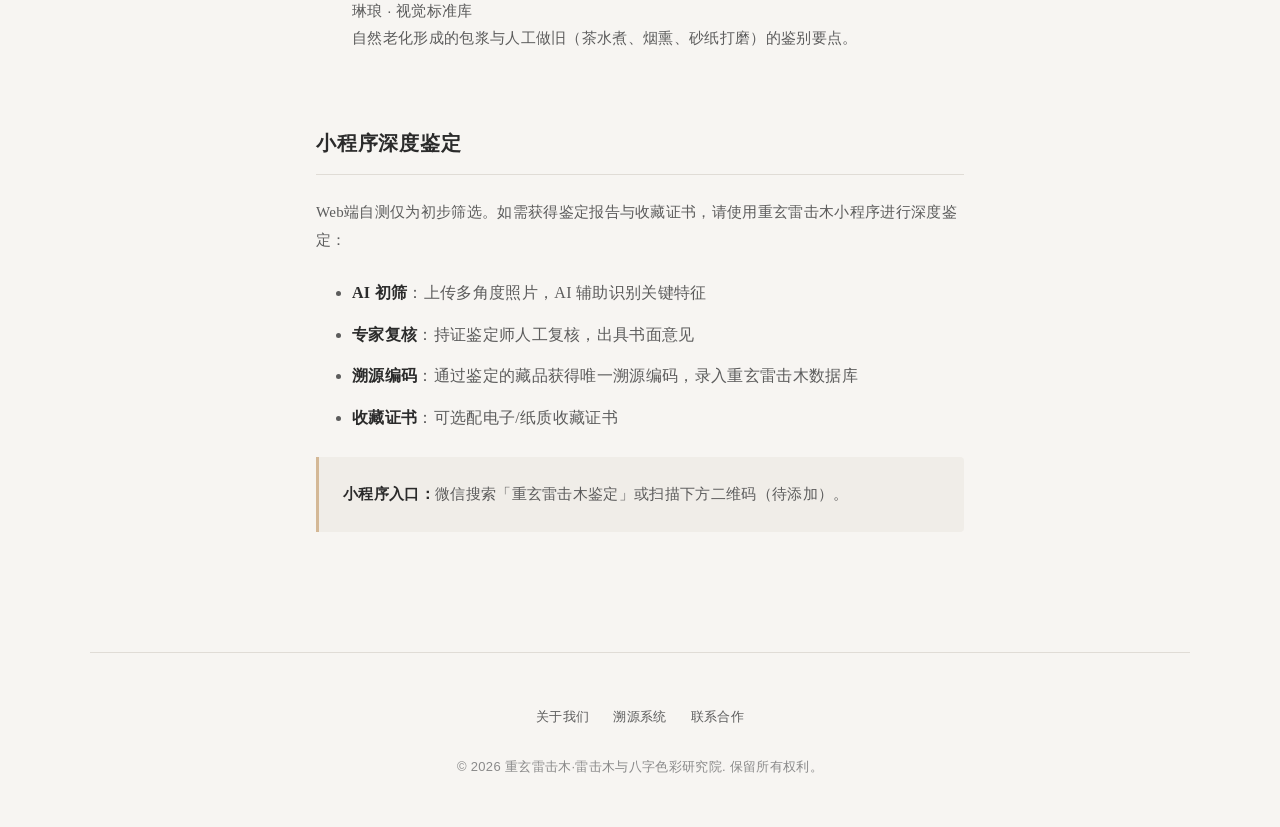
<file: tools/index.html>
<!DOCTYPE html>
<html lang="zh-CN">
<head>
  <meta charset="UTF-8">
  <meta name="viewport" content="width=device-width, initial-scale=1.0">
  <title>鉴定工具 - 重玄雷击木·雷击木与八字色彩研究院</title>
  <meta name="description" content="Web端简化版雷击木自测流程，真品与赝品照片对比图集，以及小程序深度鉴定的入口引导。">

  <meta property="og:title" content="鉴定工具 - 重玄雷击木">
  <meta property="og:description" content="雷击木简化自测与鉴定工具。">
  <meta property="og:type" content="article">
  <meta property="og:url" content="https://xuzihan92.github.io/chongxuan/tools/">
  <meta property="og:locale" content="zh_CN">

  <script type="application/ld+json">
  {
    "@context": "https://schema.org",
    "@type": "WebPage",
    "name": "鉴定工具",
    "description": "Web端简化版雷击木自测流程与鉴定工具。",
    "url": "https://xuzihan92.github.io/chongxuan/tools/",
    "inLanguage": "zh-CN",
    "isPartOf": {
      "@type": "WebSite",
      "name": "重玄雷击木·雷击木与八字色彩研究院",
      "url": "https://xuzihan92.github.io/chongxuan/"
    }
  }
  </script>

  <link rel="stylesheet" href="../css/style.css">
  <link rel="canonical" href="https://xuzihan92.github.io/chongxuan/tools/">
</head>
<body>

  <header class="site-header">
    <nav class="site-nav container" aria-label="主导航">
      <a href="../index.html" class="site-logo">行知<span>阁</span></a>
      <ul class="nav-links" role="menubar">
        <li role="none"><a href="../wiki/" role="menuitem">雷击木百科</a></li>
        <li role="none"><a href="../color/" role="menuitem">八字色彩</a></li>
        <li role="none"><a href="../trace/" role="menuitem">溯源系统</a></li>
        <li role="none"><a href="../papers/" role="menuitem">论文库</a></li>
        <li role="none"><a href="index.html" class="active" role="menuitem" aria-current="page">鉴定工具</a></li>
        <li role="none"><a href="../about.html" role="menuitem">关于重玄雷击木</a></li>
      </ul>
      <button class="theme-toggle" aria-label="切换主题" title="切换主题">☀</button>
      <button class="menu-toggle" aria-label="打开菜单" aria-expanded="false" aria-controls="mobile-menu">
        <span></span><span></span><span></span>
      </button>
    </nav>
    <div class="mobile-menu" id="mobile-menu">
      <ul>
        <li><a href="../wiki/">雷击木百科</a></li>
        <li><a href="../color/">八字色彩</a></li>
        <li><a href="../trace/">溯源系统</a></li>
        <li><a href="../papers/">论文库</a></li>
        <li><a href="index.html">鉴定工具</a></li>
        <li><a href="../about.html">关于重玄雷击木</a></li>
      </ul>
    </div>
  </header>

  <main>
    <section class="page-hero" aria-labelledby="tools-title">
      <div class="container">
        <h1 id="tools-title">鉴定工具</h1>
        <p>自测为先，专家断后。Web端简化流程助您初步判断，深度鉴定请移步小程序。</p>
      </div>
    </section>

    <div class="content-section container container-narrow">
      <div class="note">
        <strong>免责声明：</strong>本工具为简化版自测流程，仅供初步参考，不构成最终鉴定结论。涉及高价值藏品，请务必预约持牌鉴定师进行专业检测。
      </div>

      <section class="content-block" aria-labelledby="quiz-heading">
        <h2 id="quiz-heading">简化自测流程</h2>
        <p>请根据您手中的雷击木（或疑似雷击木）样品，回答以下问题。系统将给出初步评估建议。</p>

        <div id="quiz-container">
          <!-- 问题 1 -->
          <div class="quiz-step" data-step="1">
            <h3>问题 1 / 5：表面是否有明显的电流通道纹理？</h3>
            <p class="article-meta">电流通道纹理通常呈现为不规则的树枝状或蛛网状碳化纹路，沿木纹走向分布。</p>
            <button class="quiz-option" data-value="yes">是，有明显的树枝状/蛛网状纹理</button>
            <button class="quiz-option" data-value="partial">有纹理，但更像烧焦痕迹</button>
            <button class="quiz-option" data-value="no">没有明显的特殊纹理</button>
          </div>

          <!-- 问题 2 -->
          <div class="quiz-step" data-step="2" style="display:none;">
            <h3>问题 2 / 5：碳化部分是否有特殊的树脂香气？</h3>
            <p class="article-meta">自然雷击木在碳化过程中，树脂会发生特殊的化学反应，产生区别于普通烧焦木的香气。</p>
            <button class="quiz-option" data-value="yes">有，有一种特殊的甜润香气</button>
            <button class="quiz-option" data-value="partial">有香气，但更像普通焦木</button>
            <button class="quiz-option" data-value="no">没有特殊香气，或气味刺鼻</button>
          </div>

          <!-- 问题 3 -->
          <div class="quiz-step" data-step="3" style="display:none;">
            <h3>问题 3 / 5：碳化层与未碳化部分的过渡是否自然？</h3>
            <p class="article-meta">自然雷击木的碳化层与正常木质之间通常有过渡带，而非截然分明的边界。</p>
            <button class="quiz-option" data-value="yes">是，过渡自然，有渐变色带</button>
            <button class="quiz-option" data-value="partial">边界比较明显，但不算截然</button>
            <button class="quiz-option" data-value="no">边界非常清晰，像人为切割</button>
          </div>

          <!-- 问题 4 -->
          <div class="quiz-step" data-step="4" style="display:none;">
            <h3>问题 4 / 5：在紫外光下，碳化部分是否呈现特殊荧光？</h3>
            <p class="article-meta">如有条件，可用365nm紫外手电照射。自然雷击木碳化层常呈现蓝白色或绿色荧光反应。</p>
            <button class="quiz-option" data-value="yes">有蓝白色/绿色荧光</button>
            <button class="quiz-option" data-value="partial">有微弱荧光，但颜色不明显</button>
            <button class="quiz-option" data-value="no">没有荧光，或荧光颜色不对</button>
            <button class="quiz-option" data-value="unknown">没有紫外灯，无法测试</button>
          </div>

          <!-- 问题 5 -->
          <div class="quiz-step" data-step="5" style="display:none;">
            <h3>问题 5 / 5：样品的密度与同等体积的普通木材相比？</h3>
            <p class="article-meta">雷击木因树脂碳化和内部结构变化，密度通常略高于同树种普通木材。</p>
            <button class="quiz-option" data-value="yes">明显感觉更重/更沉手</button>
            <button class="quiz-option" data-value="partial">感觉差不多，没有明显差异</button>
            <button class="quiz-option" data-value="no">感觉更轻，或质地疏松</button>
            <button class="quiz-option" data-value="unknown">无法判断</button>
          </div>

          <!-- 结果区 -->
          <div class="quiz-result" id="quiz-result" style="display:none; margin-top: var(--space-3);">
            <h3>初步评估结果</h3>
            <p id="result-text"></p>
            <div class="mt-4">
              <a href="comparison.html" class="hero-cta">查看真假对比图集</a>
              <a href="#miniapp" class="hero-cta" style="margin-left: var(--space-1);">预约深度鉴定 →</a>
            </div>
          </div>
        </div>
      </section>

      <section class="content-block" aria-labelledby="comparison-heading">
        <h2 id="comparison-heading">真品 vs 赝品对比图集</h2>
        <p>琳琅整理的典型对比案例，帮助您建立直观的鉴别标准。</p>
        <ul class="article-list">
          <li class="article-item">
            <h3><a href="comparison.html">对比案例 01：自然雷击 vs 高压电击仿品</a></h3>
            <p class="article-meta">琳琅 · 视觉标准库</p>
            <p>从纹理走向、碳化深度、树脂分布三个维度进行并列对比，附放大细节图。</p>
          </li>
          <li class="article-item">
            <h3><a href="comparison.html">对比案例 02：真品碳化层 vs 化学碳化仿品</a></h3>
            <p class="article-meta">琳琅 · 视觉标准库</p>
            <p>化学药剂浸泡碳化的木材与自然雷击碳化的微观差异对比。</p>
          </li>
          <li class="article-item">
            <h3><a href="comparison.html">对比案例 03：老料包浆 vs 新做旧</a></h3>
            <p class="article-meta">琳琅 · 视觉标准库</p>
            <p>自然老化形成的包浆与人工做旧（茶水煮、烟熏、砂纸打磨）的鉴别要点。</p>
          </li>
        </ul>
      </section>

      <section class="content-block" id="miniapp" aria-labelledby="miniapp-heading">
        <h2 id="miniapp-heading">小程序深度鉴定</h2>
        <p>Web端自测仅为初步筛选。如需获得鉴定报告与收藏证书，请使用重玄雷击木小程序进行深度鉴定：</p>
        <ul>
          <li><strong>AI 初筛</strong>：上传多角度照片，AI 辅助识别关键特征</li>
          <li><strong>专家复核</strong>：持证鉴定师人工复核，出具书面意见</li>
          <li><strong>溯源编码</strong>：通过鉴定的藏品获得唯一溯源编码，录入重玄雷击木数据库</li>
          <li><strong>收藏证书</strong>：可选配电子/纸质收藏证书</li>
        </ul>
        <div class="note">
          <strong>小程序入口：</strong>微信搜索「重玄雷击木鉴定」或扫描下方二维码（待添加）。
        </div>
      </section>
    </div>
  </main>

  <footer class="site-footer container">
    <ul class="footer-links" aria-label="页脚导航">
      <li><a href="../about.html">关于我们</a></li>
      <li><a href="../trace/">溯源系统</a></li>
      <li><a href="mailto:contact@xingzhige.example.com">联系合作</a></li>
    </ul>
    <p>© 2026 重玄雷击木·雷击木与八字色彩研究院. 保留所有权利。</p>
  </footer>

  <script src="../js/main.js"></script>
  <script>
  /* 简化自测脚本 */
  (function() {
    var answers = [];
    var currentStep = 1;
    var totalSteps = 5;
    var container = document.getElementById('quiz-container');
    var resultDiv = document.getElementById('quiz-result');
    var resultText = document.getElementById('result-text');

    function showStep(n) {
      var steps = container.querySelectorAll('.quiz-step');
      steps.forEach(function(s) {
        s.style.display = 'none';
      });
      var target = container.querySelector('.quiz-step[data-step="' + n + '"]');
      if (target) target.style.display = 'block';
    }

    function calculate() {
      var score = 0;
      var unknown = 0;
      answers.forEach(function(a) {
        if (a === 'yes') score += 2;
        else if (a === 'partial') score += 1;
        else if (a === 'unknown') unknown += 1;
      });

      var max = (answers.length - unknown) * 2;
      var ratio = max > 0 ? score / max : 0;

      var text = '';
      if (ratio >= 0.8) {
        text = '您的样品在多个关键指标上符合自然雷击木特征，<strong>建议进一步申请专家鉴定</strong>以确认等级与价值。';
      } else if (ratio >= 0.5) {
        text = '您的样品部分特征符合雷击木，但存在不确定性指标。<strong>建议上传照片至小程序进行AI初筛</strong>，或申请专家复核。';
      } else {
        text = '您的样品在多个关键指标上与自然雷击木特征存在偏差。<strong>建议谨慎对待</strong>，如有疑问可申请专家鉴定以排除赝品可能。';
      }
      if (unknown >= 2) {
        text += '<br><br>（您有 ' + unknown + ' 题未确定，建议补充测试后重新评估。）';
      }
      resultText.innerHTML = text;
      resultDiv.style.display = 'block';
      resultDiv.scrollIntoView({ behavior: 'smooth', block: 'start' });
    }

    container.addEventListener('click', function(e) {
      var btn = e.target.closest('.quiz-option');
      if (!btn) return;
      var stepEl = btn.closest('.quiz-step');
      var stepNum = parseInt(stepEl.dataset.step, 10);

      // 标记选中
      stepEl.querySelectorAll('.quiz-option').forEach(function(b) {
        b.classList.remove('selected');
      });
      btn.classList.add('selected');

      answers[stepNum - 1] = btn.dataset.value;

      if (stepNum < totalSteps) {
        setTimeout(function() {
          currentStep = stepNum + 1;
          showStep(currentStep);
        }, 250);
      } else {
        setTimeout(function() {
          stepEl.style.display = 'none';
          calculate();
        }, 250);
      }
    });
  })();
  </script>
</body>
</html>
</file>
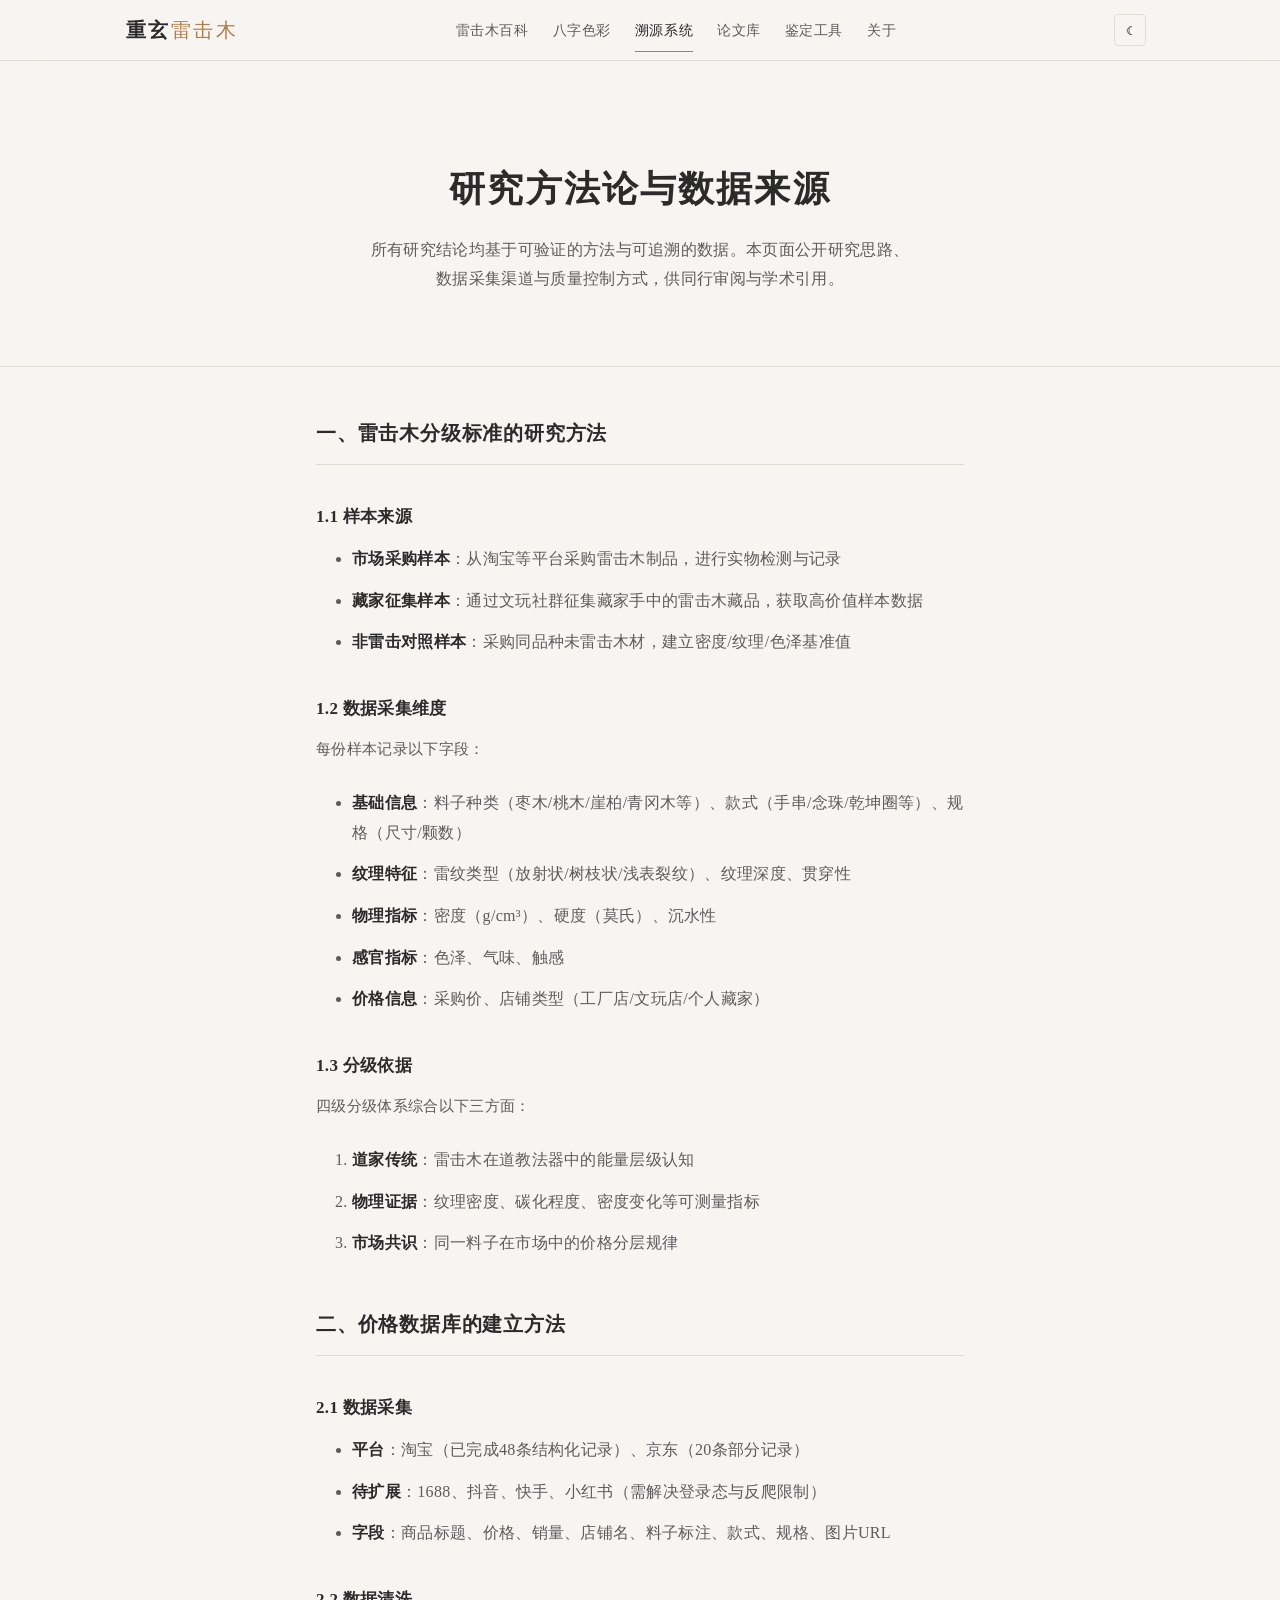
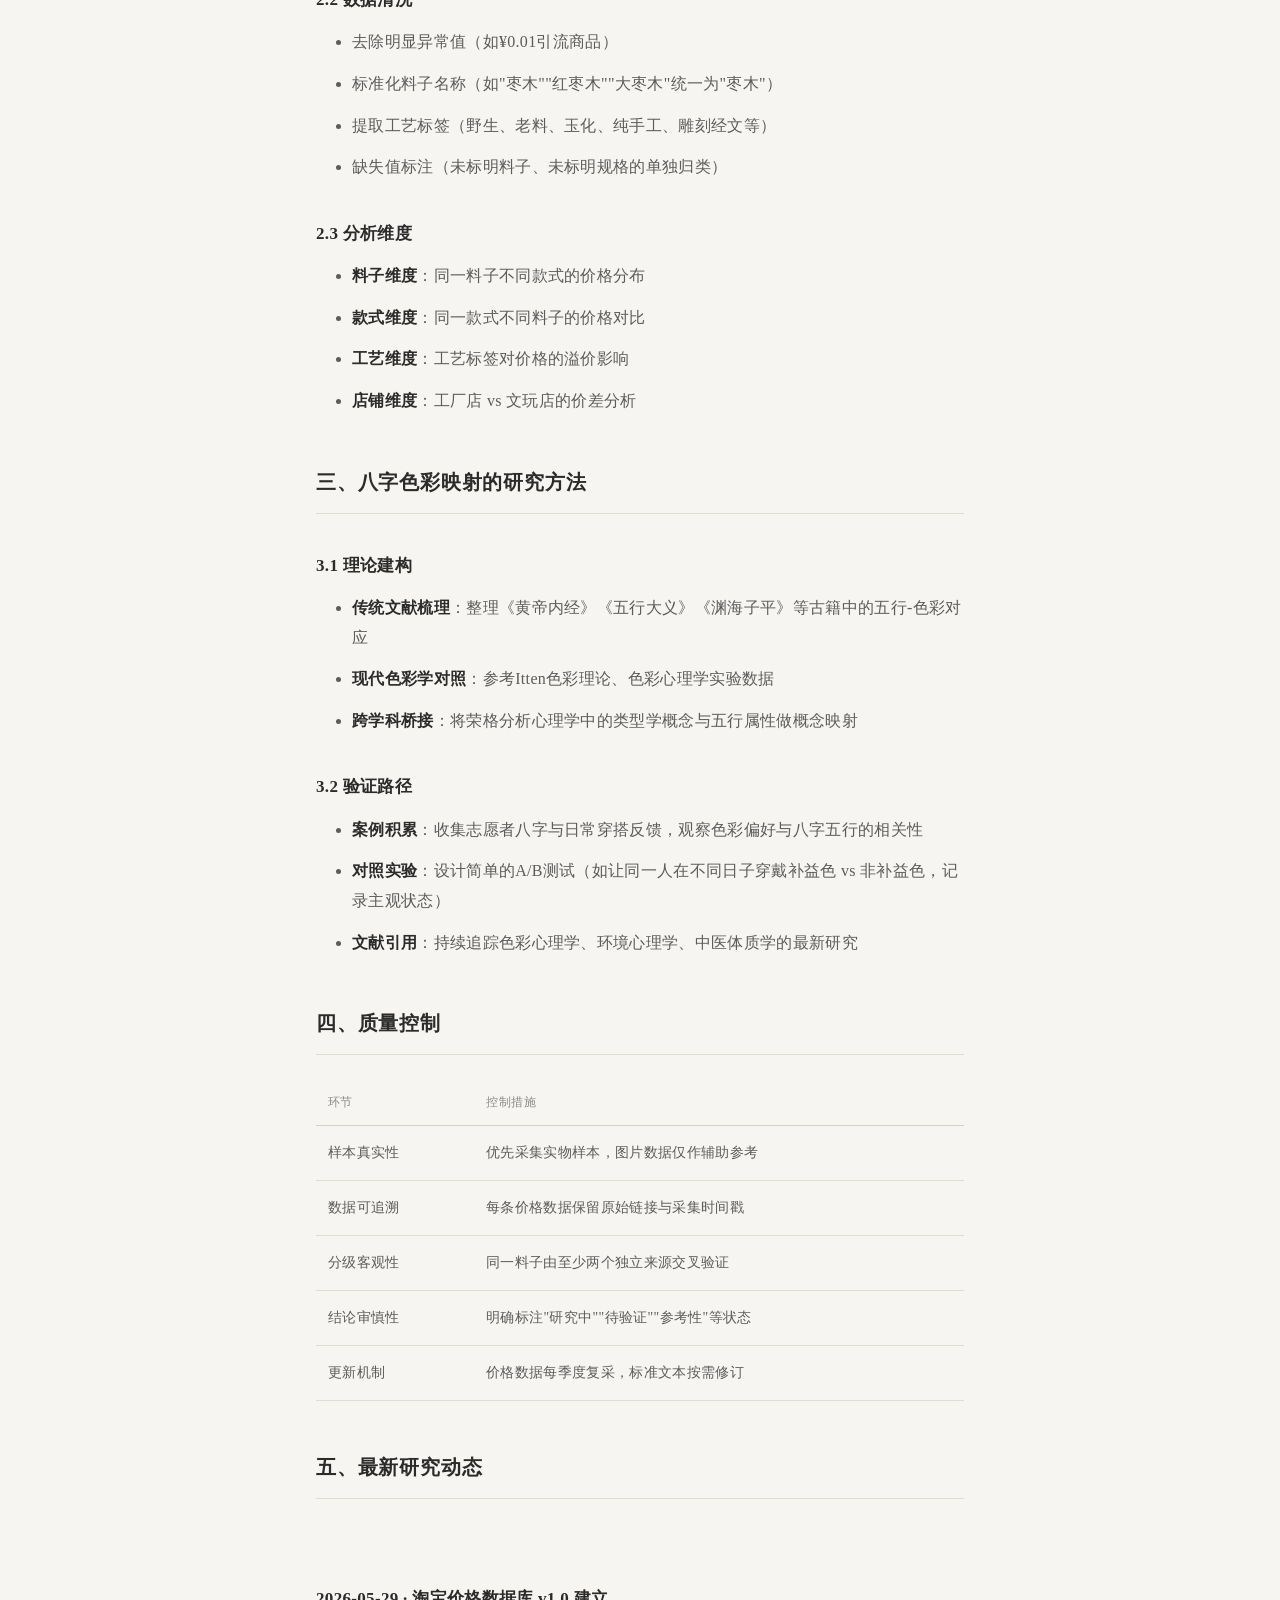
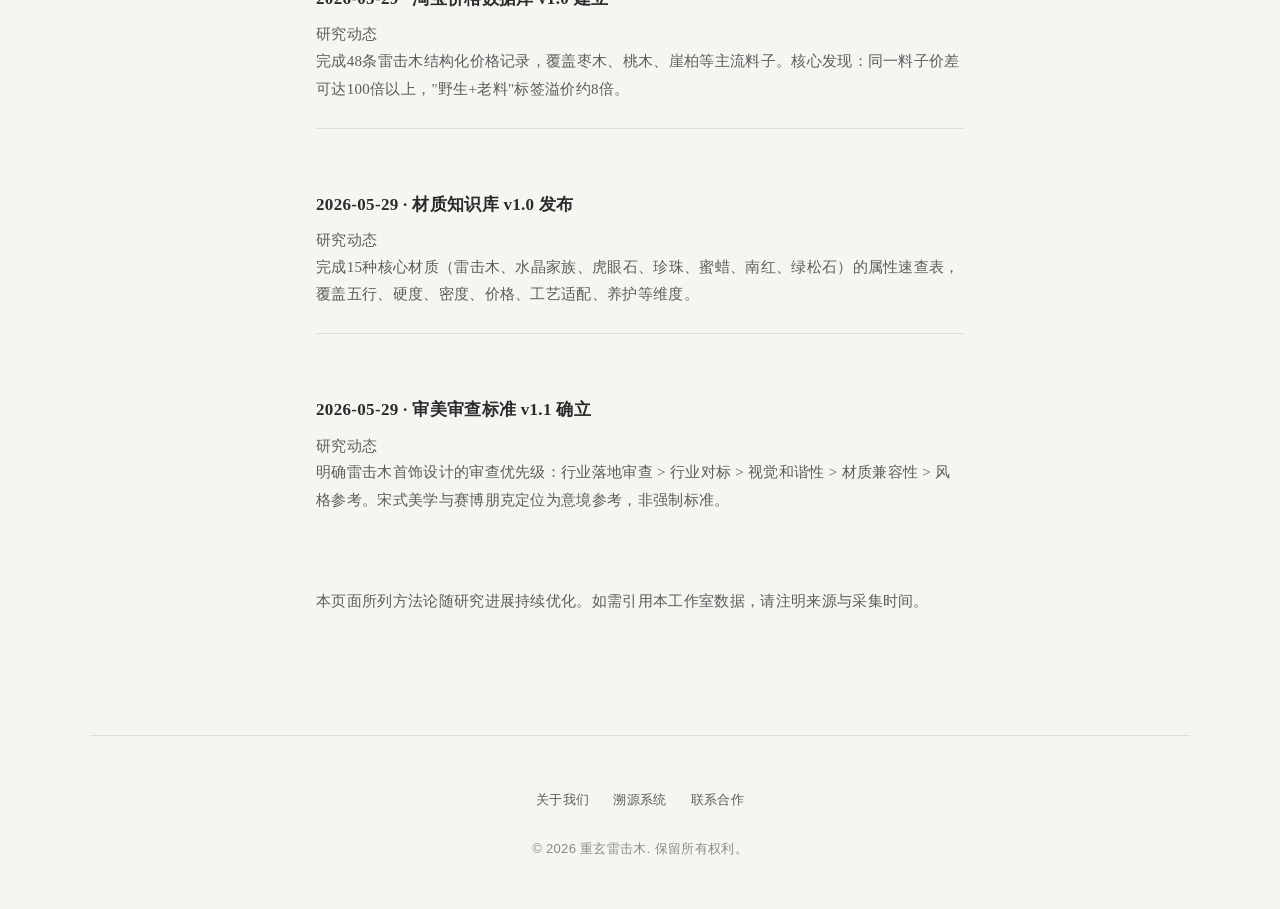
<file: trace/index.html>
<!DOCTYPE html>
<html lang="zh-CN">
<head>
  <meta charset="UTF-8">
  <meta name="viewport" content="width=device-width, initial-scale=1.0">
  <title>研究方法论与数据来源 | 重玄雷击木</title>
  <meta name="description" content="公开重玄雷击木工作室的研究方法：雷击木样本采集与分级依据、价格数据库建立流程、八字色彩映射的验证路径。">

  <meta property="og:title" content="研究方法论与数据来源 | 重玄雷击木">
  <meta property="og:description" content="研究方法、数据采集渠道与质量控制方式公开。">
  <meta property="og:type" content="article">
  <meta property="og:url" content="https://xuzihan92.github.io/chongxuan/trace/">
  <meta property="og:locale" content="zh_CN">

  <script type="application/ld+json">
  {
    "@context": "https://schema.org",
    "@type": "AboutPage",
    "name": "研究方法论与数据来源",
    "description": "公开重玄雷击木工作室的研究方法与质量控制方式。",
    "url": "https://xuzihan92.github.io/chongxuan/trace/",
    "inLanguage": "zh-CN",
    "isPartOf": {
      "@type": "WebSite",
      "name": "重玄雷击木",
      "url": "https://xuzihan92.github.io/chongxuan/"
    }
  }
  </script>

  <link rel="stylesheet" href="../css/style.css">
  <link rel="canonical" href="https://xuzihan92.github.io/chongxuan/trace/">
</head>
<body>

  <header class="site-header">
    <nav class="site-nav container" aria-label="主导航">
      <a href="../index.html" class="site-logo">重玄<span>雷击木</span></a>
      <ul class="nav-links" role="menubar">
        <li role="none"><a href="../wiki/" role="menuitem">雷击木百科</a></li>
        <li role="none"><a href="../color/" role="menuitem">八字色彩</a></li>
        <li role="none"><a href="index.html" class="active" role="menuitem" aria-current="page">溯源系统</a></li>
        <li role="none"><a href="../papers/" role="menuitem">论文库</a></li>
        <li role="none"><a href="../tools/" role="menuitem">鉴定工具</a></li>
        <li role="none"><a href="../about.html" role="menuitem">关于</a></li>
      </ul>
      <button class="theme-toggle" aria-label="切换主题" title="切换主题">☀</button>
      <button class="menu-toggle" aria-label="打开菜单" aria-expanded="false" aria-controls="mobile-menu">
        <span></span><span></span><span></span>
      </button>
    </nav>
    <div class="mobile-menu" id="mobile-menu">
      <ul>
        <li><a href="../wiki/">雷击木百科</a></li>
        <li><a href="../color/">八字色彩</a></li>
        <li><a href="index.html">溯源系统</a></li>
        <li><a href="../papers/">论文库</a></li>
        <li><a href="../tools/">鉴定工具</a></li>
        <li><a href="../about.html">关于</a></li>
      </ul>
    </div>
  </header>

  <main>
    <section class="page-hero" aria-labelledby="trace-title">
      <div class="container">
        <h1 id="trace-title">研究方法论与数据来源</h1>
        <p>所有研究结论均基于可验证的方法与可追溯的数据。本页面公开研究思路、数据采集渠道与质量控制方式，供同行审阅与学术引用。</p>
      </div>
    </section>

    <div class="content-section container container-narrow">

      <!-- 一、雷击木分级标准的研究方法 -->
      <section class="content-block" id="method-grading" aria-labelledby="method-grading-heading">
        <h2 id="method-grading-heading">一、雷击木分级标准的研究方法</h2>

        <h3>1.1 样本来源</h3>
        <ul>
          <li><strong>市场采购样本</strong>：从淘宝等平台采购雷击木制品，进行实物检测与记录</li>
          <li><strong>藏家征集样本</strong>：通过文玩社群征集藏家手中的雷击木藏品，获取高价值样本数据</li>
          <li><strong>非雷击对照样本</strong>：采购同品种未雷击木材，建立密度/纹理/色泽基准值</li>
        </ul>

        <h3>1.2 数据采集维度</h3>
        <p>每份样本记录以下字段：</p>
        <ul>
          <li><strong>基础信息</strong>：料子种类（枣木/桃木/崖柏/青冈木等）、款式（手串/念珠/乾坤圈等）、规格（尺寸/颗数）</li>
          <li><strong>纹理特征</strong>：雷纹类型（放射状/树枝状/浅表裂纹）、纹理深度、贯穿性</li>
          <li><strong>物理指标</strong>：密度（g/cm³）、硬度（莫氏）、沉水性</li>
          <li><strong>感官指标</strong>：色泽、气味、触感</li>
          <li><strong>价格信息</strong>：采购价、店铺类型（工厂店/文玩店/个人藏家）</li>
        </ul>

        <h3>1.3 分级依据</h3>
        <p>四级分级体系综合以下三方面：</p>
        <ol>
          <li><strong>道家传统</strong>：雷击木在道教法器中的能量层级认知</li>
          <li><strong>物理证据</strong>：纹理密度、碳化程度、密度变化等可测量指标</li>
          <li><strong>市场共识</strong>：同一料子在市场中的价格分层规律</li>
        </ol>
      </section>

      <!-- 二、价格数据库的建立方法 -->
      <section class="content-block" id="method-prices" aria-labelledby="method-prices-heading">
        <h2 id="method-prices-heading">二、价格数据库的建立方法</h2>

        <h3>2.1 数据采集</h3>
        <ul>
          <li><strong>平台</strong>：淘宝（已完成48条结构化记录）、京东（20条部分记录）</li>
          <li><strong>待扩展</strong>：1688、抖音、快手、小红书（需解决登录态与反爬限制）</li>
          <li><strong>字段</strong>：商品标题、价格、销量、店铺名、料子标注、款式、规格、图片URL</li>
        </ul>

        <h3>2.2 数据清洗</h3>
        <ul>
          <li>去除明显异常值（如¥0.01引流商品）</li>
          <li>标准化料子名称（如"枣木""红枣木""大枣木"统一为"枣木"）</li>
          <li>提取工艺标签（野生、老料、玉化、纯手工、雕刻经文等）</li>
          <li>缺失值标注（未标明料子、未标明规格的单独归类）</li>
        </ul>

        <h3>2.3 分析维度</h3>
        <ul>
          <li><strong>料子维度</strong>：同一料子不同款式的价格分布</li>
          <li><strong>款式维度</strong>：同一款式不同料子的价格对比</li>
          <li><strong>工艺维度</strong>：工艺标签对价格的溢价影响</li>
          <li><strong>店铺维度</strong>：工厂店 vs 文玩店的价差分析</li>
        </ul>
      </section>

      <!-- 三、八字色彩映射的研究方法 -->
      <section class="content-block" id="method-color" aria-labelledby="method-color-heading">
        <h2 id="method-color-heading">三、八字色彩映射的研究方法</h2>

        <h3>3.1 理论建构</h3>
        <ul>
          <li><strong>传统文献梳理</strong>：整理《黄帝内经》《五行大义》《渊海子平》等古籍中的五行-色彩对应</li>
          <li><strong>现代色彩学对照</strong>：参考Itten色彩理论、色彩心理学实验数据</li>
          <li><strong>跨学科桥接</strong>：将荣格分析心理学中的类型学概念与五行属性做概念映射</li>
        </ul>

        <h3>3.2 验证路径</h3>
        <ul>
          <li><strong>案例积累</strong>：收集志愿者八字与日常穿搭反馈，观察色彩偏好与八字五行的相关性</li>
          <li><strong>对照实验</strong>：设计简单的A/B测试（如让同一人在不同日子穿戴补益色 vs 非补益色，记录主观状态）</li>
          <li><strong>文献引用</strong>：持续追踪色彩心理学、环境心理学、中医体质学的最新研究</li>
        </ul>
      </section>

      <!-- 四、质量控制 -->
      <section class="content-block" id="quality" aria-labelledby="quality-heading">
        <h2 id="quality-heading">四、质量控制</h2>
        <table class="data-table" aria-label="质量控制措施">
          <thead>
            <tr>
              <th scope="col">环节</th>
              <th scope="col">控制措施</th>
            </tr>
          </thead>
          <tbody>
            <tr>
              <td>样本真实性</td>
              <td>优先采集实物样本，图片数据仅作辅助参考</td>
            </tr>
            <tr>
              <td>数据可追溯</td>
              <td>每条价格数据保留原始链接与采集时间戳</td>
            </tr>
            <tr>
              <td>分级客观性</td>
              <td>同一料子由至少两个独立来源交叉验证</td>
            </tr>
            <tr>
              <td>结论审慎性</td>
              <td>明确标注"研究中""待验证""参考性"等状态</td>
            </tr>
            <tr>
              <td>更新机制</td>
              <td>价格数据每季度复采，标准文本按需修订</td>
            </tr>
          </tbody>
        </table>
      </section>

      <!-- 五、最新研究动态 -->
      <section class="content-block" id="updates" aria-labelledby="updates-heading">
        <h2 id="updates-heading">五、最新研究动态</h2>

        <article class="article-item">
          <h3>2026-05-29 · 淘宝价格数据库 v1.0 建立</h3>
          <p class="article-meta">研究动态</p>
          <p>完成48条雷击木结构化价格记录，覆盖枣木、桃木、崖柏等主流料子。核心发现：同一料子价差可达100倍以上，"野生+老料"标签溢价约8倍。</p>
        </article>

        <article class="article-item">
          <h3>2026-05-29 · 材质知识库 v1.0 发布</h3>
          <p class="article-meta">研究动态</p>
          <p>完成15种核心材质（雷击木、水晶家族、虎眼石、珍珠、蜜蜡、南红、绿松石）的属性速查表，覆盖五行、硬度、密度、价格、工艺适配、养护等维度。</p>
        </article>

        <article class="article-item">
          <h3>2026-05-29 · 审美审查标准 v1.1 确立</h3>
          <p class="article-meta">研究动态</p>
          <p>明确雷击木首饰设计的审查优先级：行业落地审查 > 行业对标 > 视觉和谐性 > 材质兼容性 > 风格参考。宋式美学与赛博朋克定位为意境参考，非强制标准。</p>
        </article>
      </section>

      <section class="content-block">
        <p class="article-meta">本页面所列方法论随研究进展持续优化。如需引用本工作室数据，请注明来源与采集时间。</p>
      </section>
    </div>
  </main>

  <footer class="site-footer container">
    <ul class="footer-links" aria-label="页脚导航">
      <li><a href="../about.html">关于我们</a></li>
      <li><a href="index.html">溯源系统</a></li>
      <li><a href="mailto:contact@xingzhige.example.com">联系合作</a></li>
    </ul>
    <p>© 2026 重玄雷击木. 保留所有权利。</p>
  </footer>

  <script src="../js/main.js"></script>
</body>
</html>
</file>
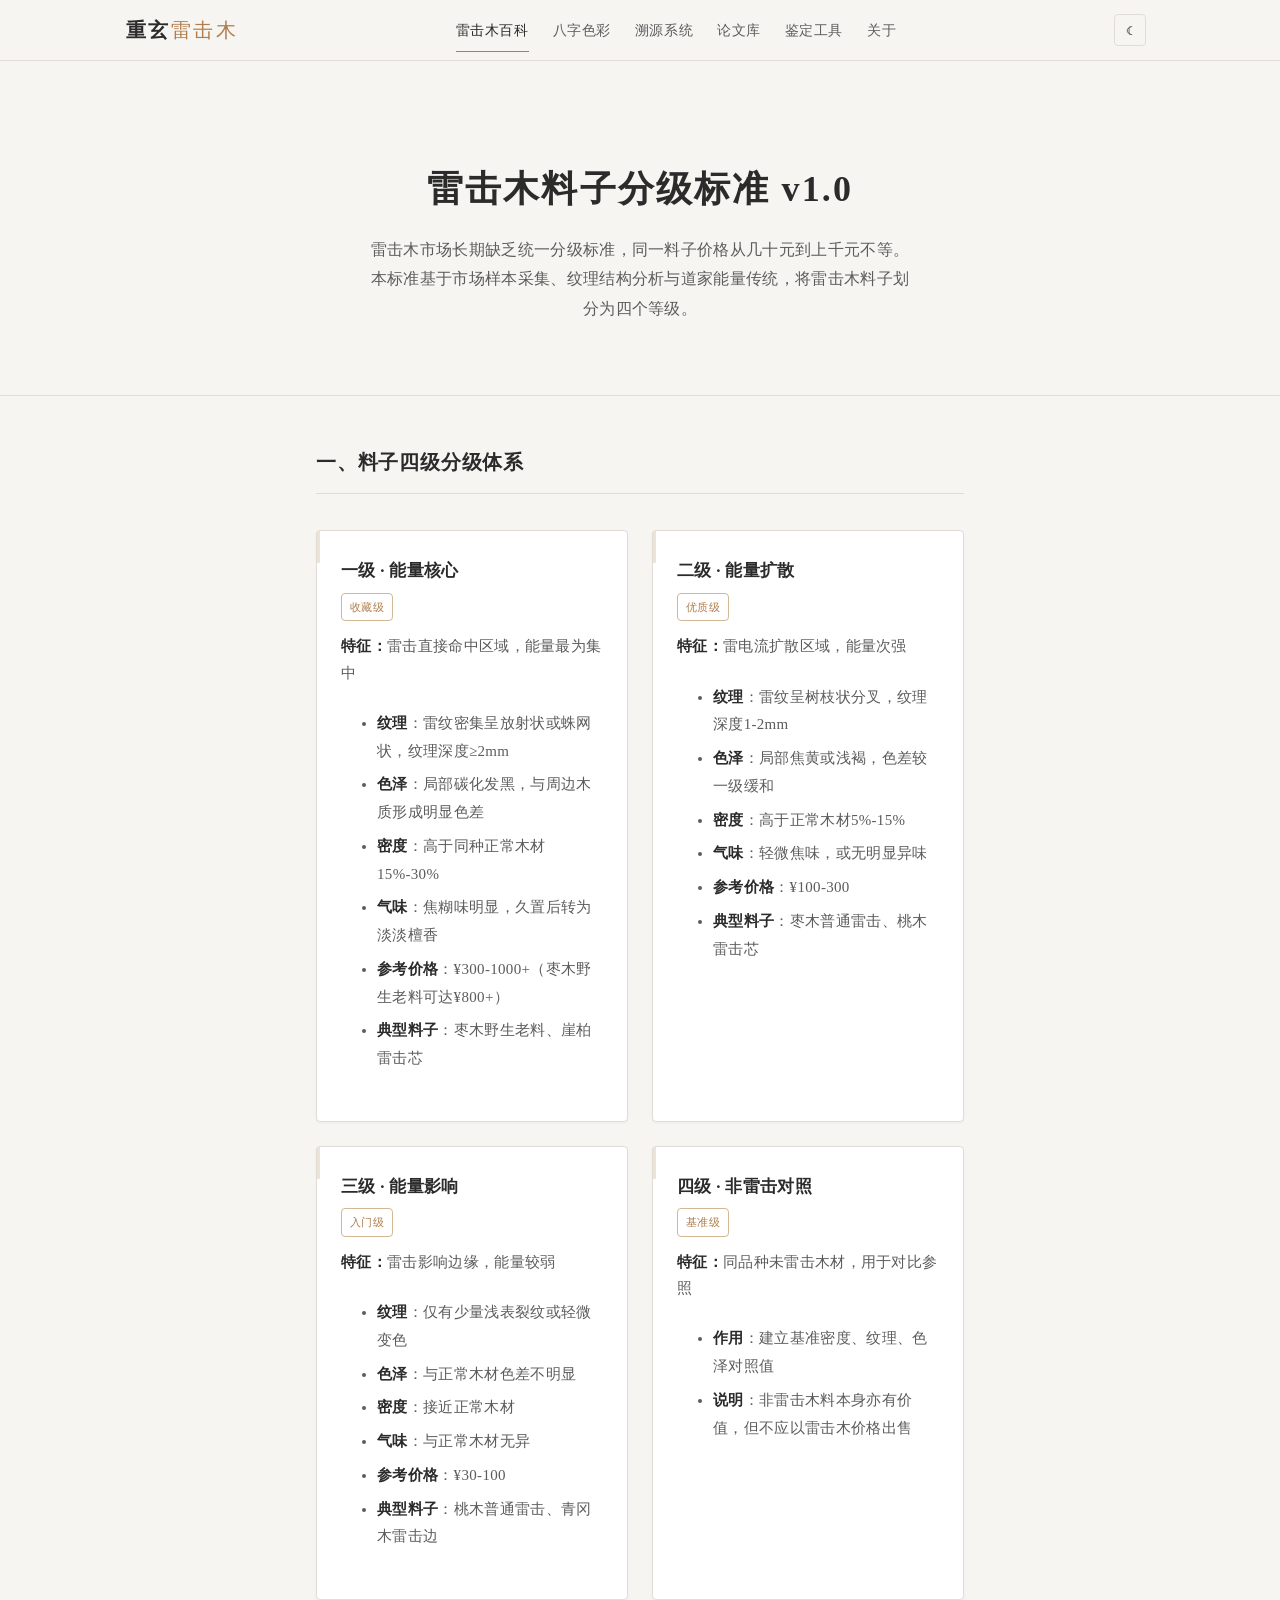
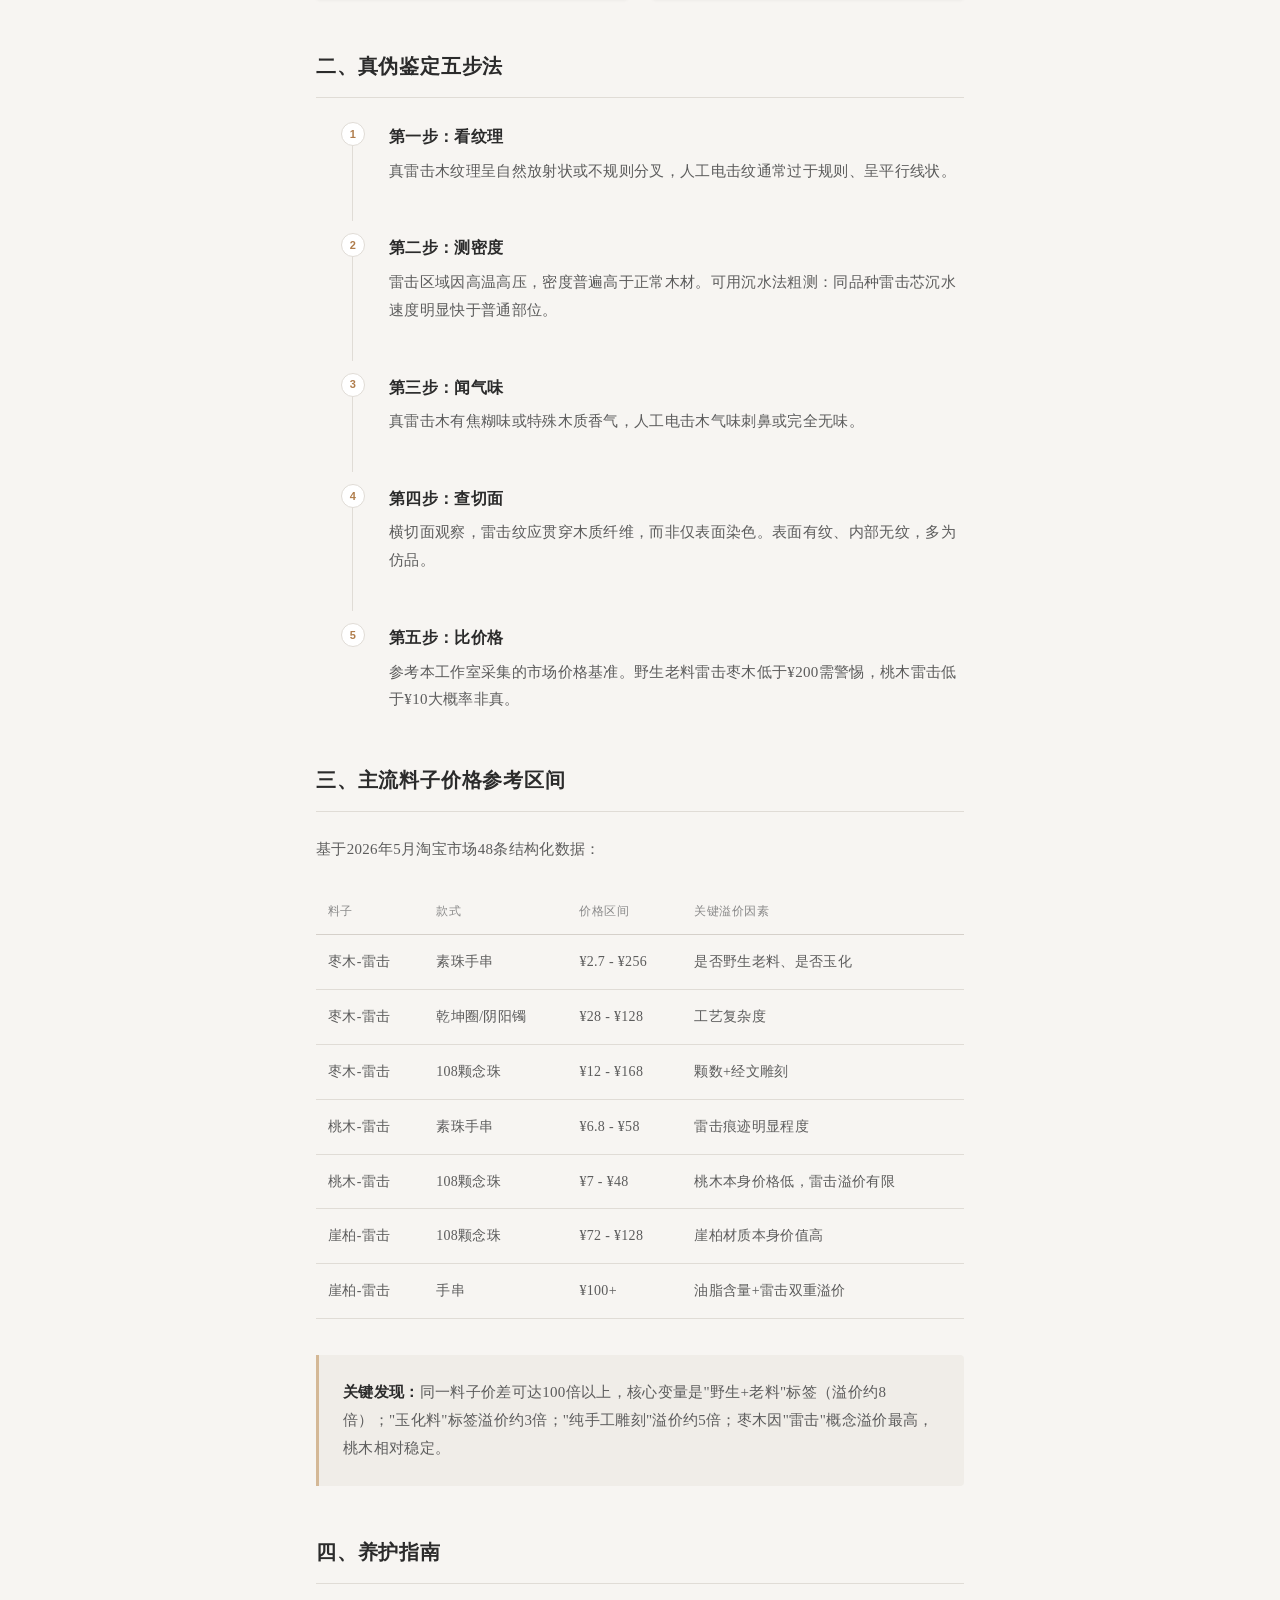
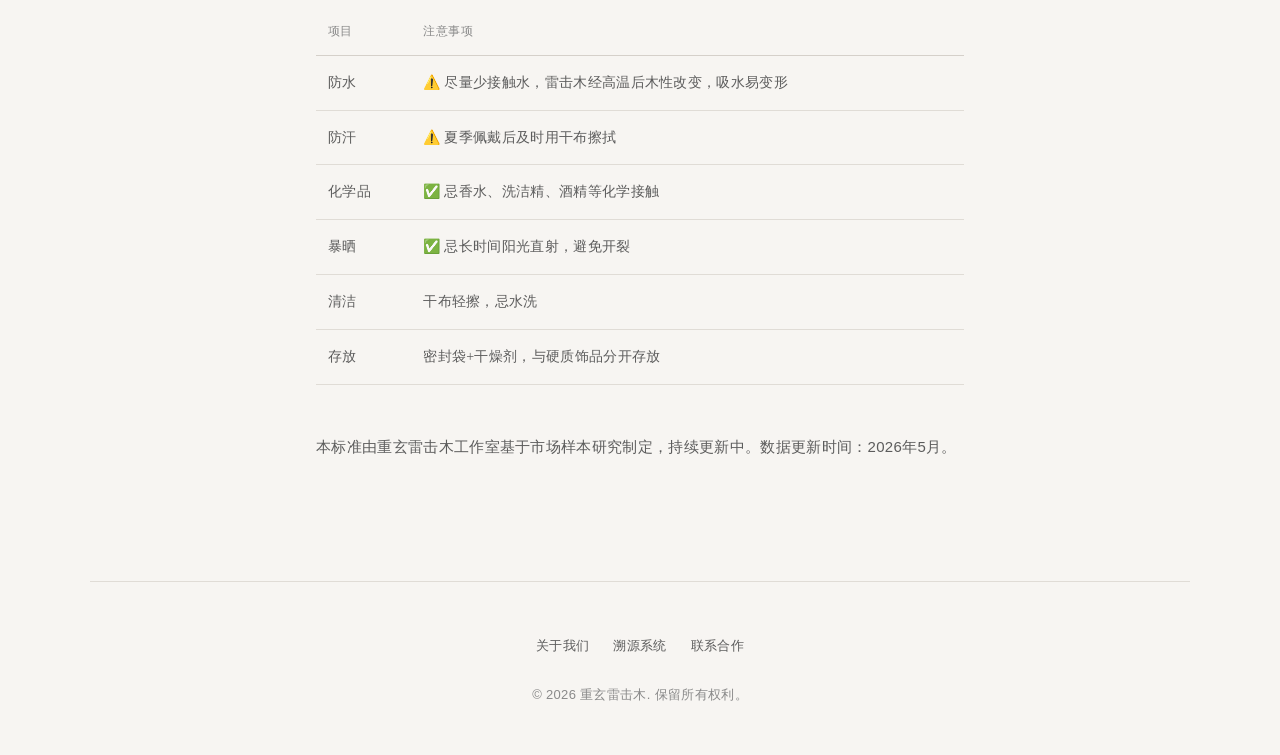
<file: wiki/index.html>
<!DOCTYPE html>
<html lang="zh-CN">
<head>
  <meta charset="UTF-8">
  <meta name="viewport" content="width=device-width, initial-scale=1.0">
  <title>雷击木料子分级标准 v1.0 | 重玄雷击木</title>
  <meta name="description" content="雷击木四级分级体系（能量核心/扩散/影响/对照），真伪鉴定五步法，以及基于48条市场样本的价格参考区间。">

  <meta property="og:title" content="雷击木料子分级标准 v1.0 | 重玄雷击木">
  <meta property="og:description" content="雷击木四级分级体系，真伪鉴定五步法，以及基于48条市场样本的价格参考区间。">
  <meta property="og:type" content="article">
  <meta property="og:url" content="https://xuzihan92.github.io/chongxuan/wiki/">
  <meta property="og:locale" content="zh_CN">

  <script type="application/ld+json">
  {
    "@context": "https://schema.org",
    "@type": "CollectionPage",
    "name": "雷击木料子分级标准 v1.0",
    "description": "雷击木四级分级体系，真伪鉴定五步法，以及基于48条市场样本的价格参考区间。",
    "url": "https://xuzihan92.github.io/chongxuan/wiki/",
    "inLanguage": "zh-CN",
    "isPartOf": {
      "@type": "WebSite",
      "name": "重玄雷击木",
      "url": "https://xuzihan92.github.io/chongxuan/"
    }
  }
  </script>

  <link rel="stylesheet" href="../css/style.css">
  <link rel="canonical" href="https://xuzihan92.github.io/chongxuan/wiki/">
</head>
<body>

  <header class="site-header">
    <nav class="site-nav container" aria-label="主导航">
      <a href="../index.html" class="site-logo">重玄<span>雷击木</span></a>
      <ul class="nav-links" role="menubar">
        <li role="none"><a href="index.html" class="active" role="menuitem" aria-current="page">雷击木百科</a></li>
        <li role="none"><a href="../color/" role="menuitem">八字色彩</a></li>
        <li role="none"><a href="../trace/" role="menuitem">溯源系统</a></li>
        <li role="none"><a href="../papers/" role="menuitem">论文库</a></li>
        <li role="none"><a href="../tools/" role="menuitem">鉴定工具</a></li>
        <li role="none"><a href="../about.html" role="menuitem">关于</a></li>
      </ul>
      <button class="theme-toggle" aria-label="切换主题" title="切换主题">☀</button>
      <button class="menu-toggle" aria-label="打开菜单" aria-expanded="false" aria-controls="mobile-menu">
        <span></span><span></span><span></span>
      </button>
    </nav>
    <div class="mobile-menu" id="mobile-menu">
      <ul>
        <li><a href="index.html">雷击木百科</a></li>
        <li><a href="../color/">八字色彩</a></li>
        <li><a href="../trace/">溯源系统</a></li>
        <li><a href="../papers/">论文库</a></li>
        <li><a href="../tools/">鉴定工具</a></li>
        <li><a href="../about.html">关于</a></li>
      </ul>
    </div>
  </header>

  <main>
    <section class="page-hero" aria-labelledby="wiki-title">
      <div class="container">
        <h1 id="wiki-title">雷击木料子分级标准 v1.0</h1>
        <p>雷击木市场长期缺乏统一分级标准，同一料子价格从几十元到上千元不等。本标准基于市场样本采集、纹理结构分析与道家能量传统，将雷击木料子划分为四个等级。</p>
      </div>
    </section>

    <div class="content-section container container-narrow">

      <!-- 一、料子四级分级体系 -->
      <section class="content-block" id="grading" aria-labelledby="grading-heading">
        <h2 id="grading-heading">一、料子四级分级体系</h2>

        <div class="grading-grid">
          <article class="card grading-card">
            <div class="grading-level">一级 · 能量核心</div>
            <div class="grading-tag">收藏级</div>
            <p><strong>特征：</strong>雷击直接命中区域，能量最为集中</p>
            <ul>
              <li><strong>纹理</strong>：雷纹密集呈放射状或蛛网状，纹理深度≥2mm</li>
              <li><strong>色泽</strong>：局部碳化发黑，与周边木质形成明显色差</li>
              <li><strong>密度</strong>：高于同种正常木材15%-30%</li>
              <li><strong>气味</strong>：焦糊味明显，久置后转为淡淡檀香</li>
              <li><strong>参考价格</strong>：¥300-1000+（枣木野生老料可达¥800+）</li>
              <li><strong>典型料子</strong>：枣木野生老料、崖柏雷击芯</li>
            </ul>
          </article>

          <article class="card grading-card">
            <div class="grading-level">二级 · 能量扩散</div>
            <div class="grading-tag">优质级</div>
            <p><strong>特征：</strong>雷电流扩散区域，能量次强</p>
            <ul>
              <li><strong>纹理</strong>：雷纹呈树枝状分叉，纹理深度1-2mm</li>
              <li><strong>色泽</strong>：局部焦黄或浅褐，色差较一级缓和</li>
              <li><strong>密度</strong>：高于正常木材5%-15%</li>
              <li><strong>气味</strong>：轻微焦味，或无明显异味</li>
              <li><strong>参考价格</strong>：¥100-300</li>
              <li><strong>典型料子</strong>：枣木普通雷击、桃木雷击芯</li>
            </ul>
          </article>

          <article class="card grading-card">
            <div class="grading-level">三级 · 能量影响</div>
            <div class="grading-tag">入门级</div>
            <p><strong>特征：</strong>雷击影响边缘，能量较弱</p>
            <ul>
              <li><strong>纹理</strong>：仅有少量浅表裂纹或轻微变色</li>
              <li><strong>色泽</strong>：与正常木材色差不明显</li>
              <li><strong>密度</strong>：接近正常木材</li>
              <li><strong>气味</strong>：与正常木材无异</li>
              <li><strong>参考价格</strong>：¥30-100</li>
              <li><strong>典型料子</strong>：桃木普通雷击、青冈木雷击边</li>
            </ul>
          </article>

          <article class="card grading-card">
            <div class="grading-level">四级 · 非雷击对照</div>
            <div class="grading-tag">基准级</div>
            <p><strong>特征：</strong>同品种未雷击木材，用于对比参照</p>
            <ul>
              <li><strong>作用</strong>：建立基准密度、纹理、色泽对照值</li>
              <li><strong>说明</strong>：非雷击木料本身亦有价值，但不应以雷击木价格出售</li>
            </ul>
          </article>
        </div>
      </section>

      <!-- 二、真伪鉴定五步法 -->
      <section class="content-block" id="auth" aria-labelledby="auth-heading">
        <h2 id="auth-heading">二、真伪鉴定五步法</h2>
        <ol class="steps">
          <li class="step">
            <h4>第一步：看纹理</h4>
            <p>真雷击木纹理呈自然放射状或不规则分叉，人工电击纹通常过于规则、呈平行线状。</p>
          </li>
          <li class="step">
            <h4>第二步：测密度</h4>
            <p>雷击区域因高温高压，密度普遍高于正常木材。可用沉水法粗测：同品种雷击芯沉水速度明显快于普通部位。</p>
          </li>
          <li class="step">
            <h4>第三步：闻气味</h4>
            <p>真雷击木有焦糊味或特殊木质香气，人工电击木气味刺鼻或完全无味。</p>
          </li>
          <li class="step">
            <h4>第四步：查切面</h4>
            <p>横切面观察，雷击纹应贯穿木质纤维，而非仅表面染色。表面有纹、内部无纹，多为仿品。</p>
          </li>
          <li class="step">
            <h4>第五步：比价格</h4>
            <p>参考本工作室采集的市场价格基准。野生老料雷击枣木低于¥200需警惕，桃木雷击低于¥10大概率非真。</p>
          </li>
        </ol>
      </section>

      <!-- 三、主流料子价格参考区间 -->
      <section class="content-block" id="prices" aria-labelledby="prices-heading">
        <h2 id="prices-heading">三、主流料子价格参考区间</h2>
        <p>基于2026年5月淘宝市场48条结构化数据：</p>
        <table class="data-table" aria-label="主流料子价格参考">
          <thead>
            <tr>
              <th scope="col">料子</th>
              <th scope="col">款式</th>
              <th scope="col">价格区间</th>
              <th scope="col">关键溢价因素</th>
            </tr>
          </thead>
          <tbody>
            <tr>
              <td>枣木-雷击</td>
              <td>素珠手串</td>
              <td>¥2.7 - ¥256</td>
              <td>是否野生老料、是否玉化</td>
            </tr>
            <tr>
              <td>枣木-雷击</td>
              <td>乾坤圈/阴阳镯</td>
              <td>¥28 - ¥128</td>
              <td>工艺复杂度</td>
            </tr>
            <tr>
              <td>枣木-雷击</td>
              <td>108颗念珠</td>
              <td>¥12 - ¥168</td>
              <td>颗数+经文雕刻</td>
            </tr>
            <tr>
              <td>桃木-雷击</td>
              <td>素珠手串</td>
              <td>¥6.8 - ¥58</td>
              <td>雷击痕迹明显程度</td>
            </tr>
            <tr>
              <td>桃木-雷击</td>
              <td>108颗念珠</td>
              <td>¥7 - ¥48</td>
              <td>桃木本身价格低，雷击溢价有限</td>
            </tr>
            <tr>
              <td>崖柏-雷击</td>
              <td>108颗念珠</td>
              <td>¥72 - ¥128</td>
              <td>崖柏材质本身价值高</td>
            </tr>
            <tr>
              <td>崖柏-雷击</td>
              <td>手串</td>
              <td>¥100+</td>
              <td>油脂含量+雷击双重溢价</td>
            </tr>
          </tbody>
        </table>
        <div class="note">
          <strong>关键发现：</strong>同一料子价差可达100倍以上，核心变量是"野生+老料"标签（溢价约8倍）；"玉化料"标签溢价约3倍；"纯手工雕刻"溢价约5倍；枣木因"雷击"概念溢价最高，桃木相对稳定。
        </div>
      </section>

      <!-- 四、养护指南 -->
      <section class="content-block" id="care" aria-labelledby="care-heading">
        <h2 id="care-heading">四、养护指南</h2>
        <table class="data-table" aria-label="养护指南">
          <thead>
            <tr>
              <th scope="col">项目</th>
              <th scope="col">注意事项</th>
            </tr>
          </thead>
          <tbody>
            <tr>
              <td>防水</td>
              <td>⚠️ 尽量少接触水，雷击木经高温后木性改变，吸水易变形</td>
            </tr>
            <tr>
              <td>防汗</td>
              <td>⚠️ 夏季佩戴后及时用干布擦拭</td>
            </tr>
            <tr>
              <td>化学品</td>
              <td>✅ 忌香水、洗洁精、酒精等化学接触</td>
            </tr>
            <tr>
              <td>暴晒</td>
              <td>✅ 忌长时间阳光直射，避免开裂</td>
            </tr>
            <tr>
              <td>清洁</td>
              <td>干布轻擦，忌水洗</td>
            </tr>
            <tr>
              <td>存放</td>
              <td>密封袋+干燥剂，与硬质饰品分开存放</td>
            </tr>
          </tbody>
        </table>
      </section>

      <section class="content-block">
        <p class="article-meta">本标准由重玄雷击木工作室基于市场样本研究制定，持续更新中。数据更新时间：2026年5月。</p>
      </section>
    </div>
  </main>

  <footer class="site-footer container">
    <ul class="footer-links" aria-label="页脚导航">
      <li><a href="../about.html">关于我们</a></li>
      <li><a href="../trace/">溯源系统</a></li>
      <li><a href="mailto:contact@xingzhige.example.com">联系合作</a></li>
    </ul>
    <p>© 2026 重玄雷击木. 保留所有权利。</p>
  </footer>

  <script src="../js/main.js"></script>
</body>
</html>
</file>
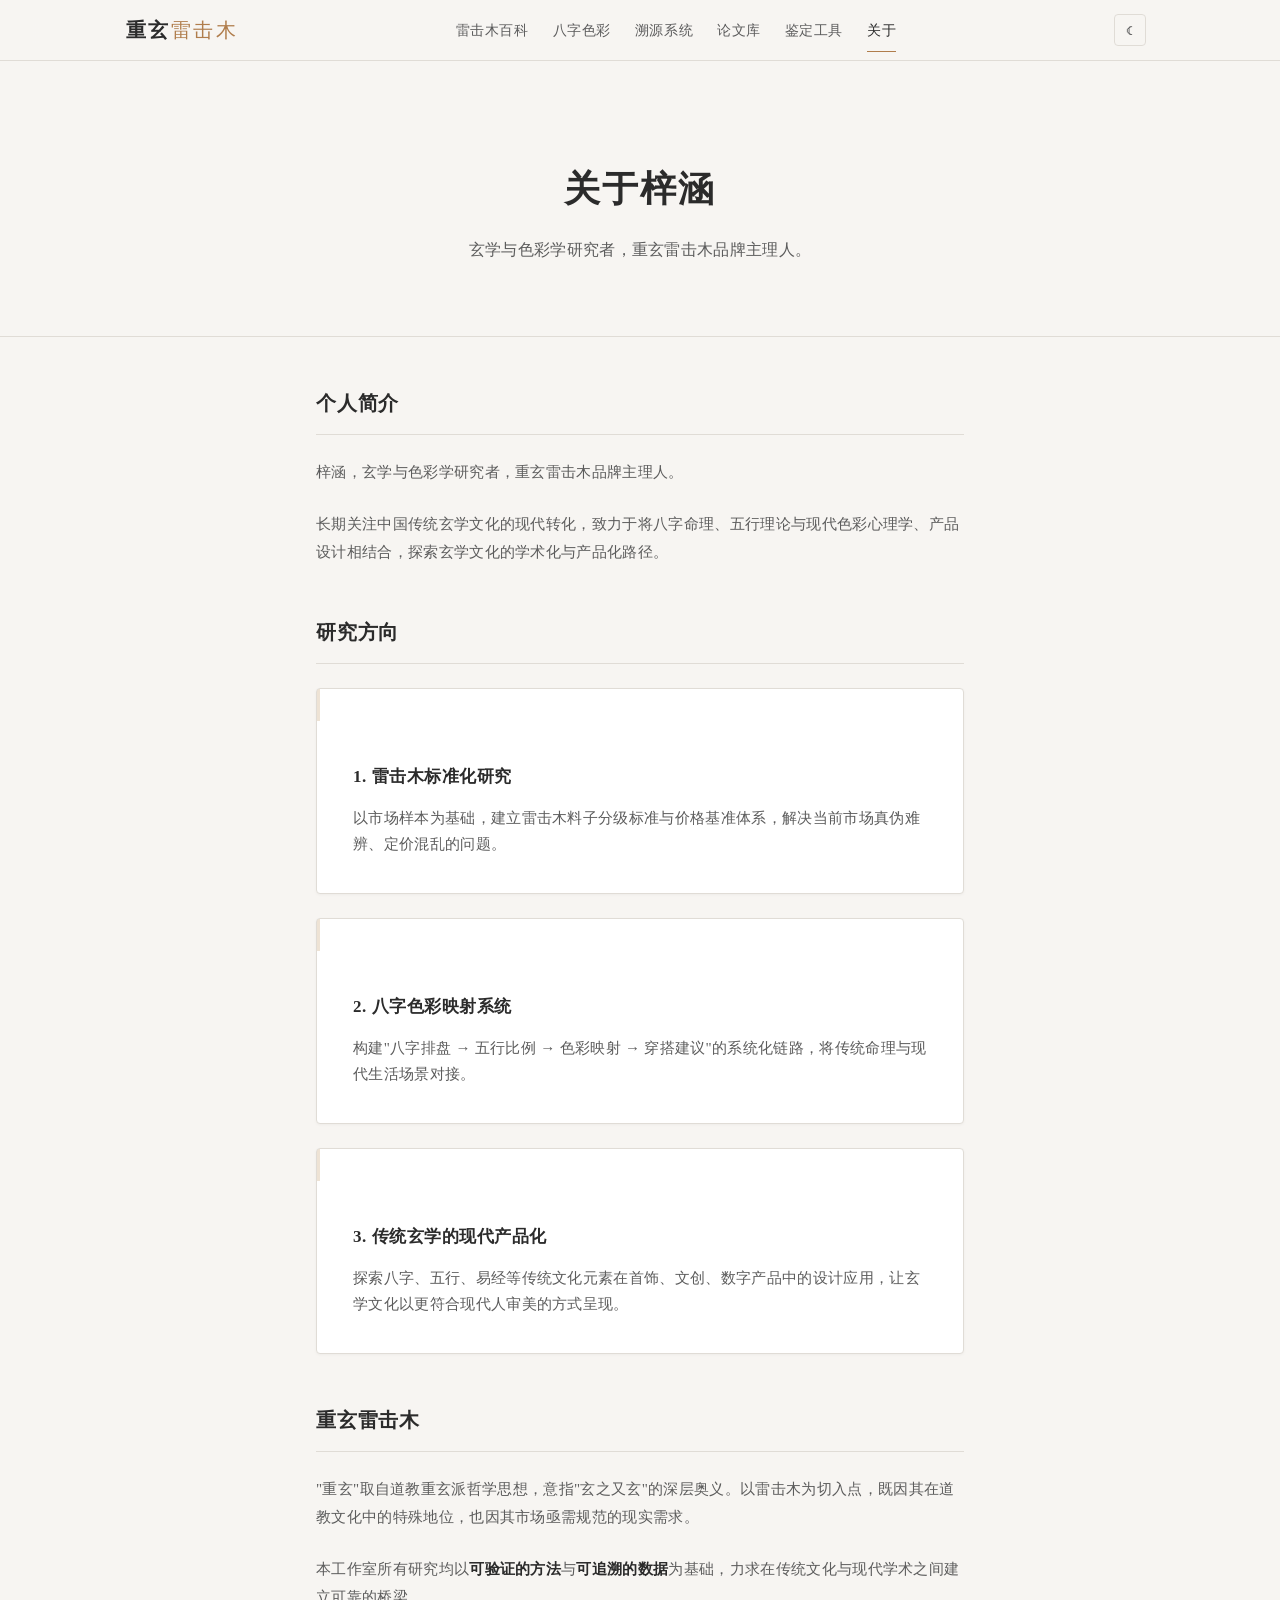
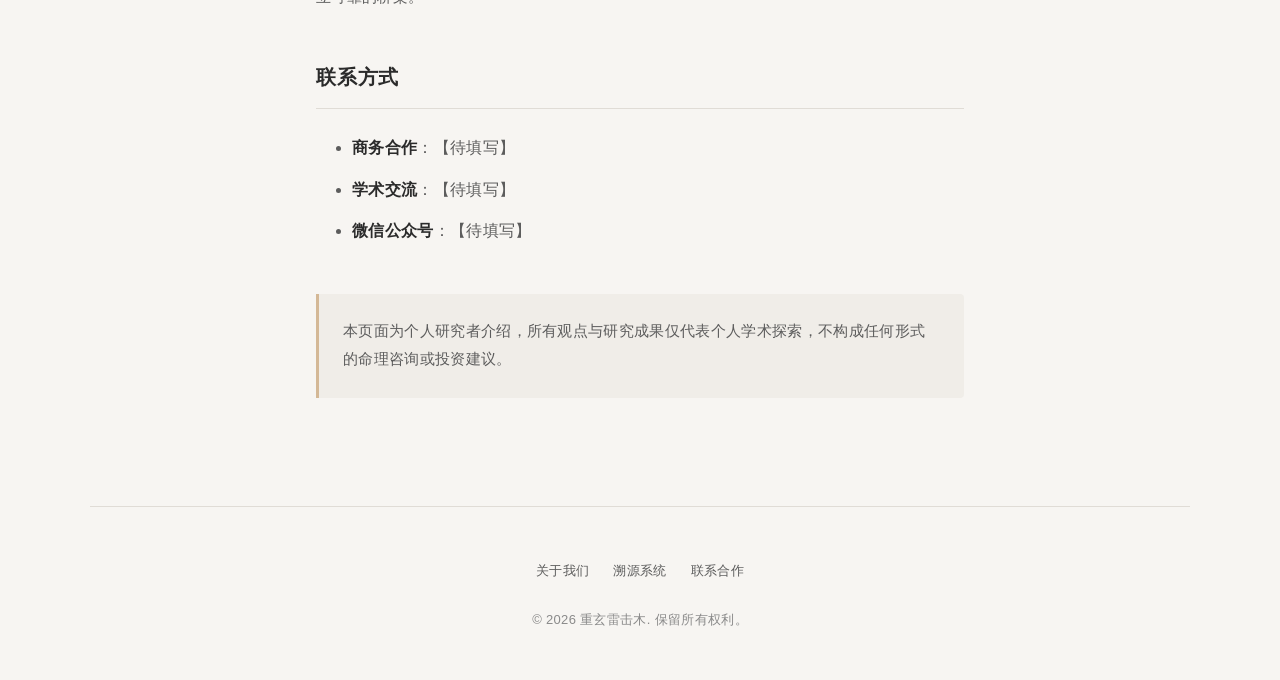
<file: about.html>
<!DOCTYPE html>
<html lang="zh-CN">
<head>
  <meta charset="UTF-8">
  <meta name="viewport" content="width=device-width, initial-scale=1.0">
  <title>关于梓涵 | 重玄雷击木</title>
  <meta name="description" content="梓涵个人简介：玄学与色彩学研究者，重玄雷击木品牌主理人。研究方向包括雷击木标准化、八字色彩映射、传统玄学现代产品化。">

  <meta property="og:title" content="关于梓涵 | 重玄雷击木">
  <meta property="og:description" content="梓涵个人简介与三大研究方向。">
  <meta property="og:type" content="article">
  <meta property="og:url" content="https://xuzihan92.github.io/chongxuan/about.html">
  <meta property="og:locale" content="zh_CN">

  <script type="application/ld+json">
  {
    "@context": "https://schema.org",
    "@graph": [
      {
        "@type": "AboutPage",
        "name": "关于梓涵",
        "url": "https://xuzihan92.github.io/chongxuan/about.html",
        "description": "梓涵个人简介与三大研究方向。",
        "inLanguage": "zh-CN",
        "isPartOf": {
          "@type": "WebSite",
          "name": "重玄雷击木",
          "url": "https://xuzihan92.github.io/chongxuan/"
        }
      },
      {
        "@type": "Person",
        "name": "梓涵",
        "description": "玄学与色彩学研究者，重玄雷击木品牌主理人。",
        "url": "https://xuzihan92.github.io/chongxuan/about.html",
        "jobTitle": "品牌主理人",
        "worksFor": {
          "@type": "Organization",
          "name": "重玄雷击木",
          "url": "https://xuzihan92.github.io/chongxuan/"
        }
      }
    ]
  }
  </script>

  <link rel="stylesheet" href="css/style.css">
  <link rel="canonical" href="https://xuzihan92.github.io/chongxuan/about.html">
</head>
<body>

  <header class="site-header">
    <nav class="site-nav container" aria-label="主导航">
      <a href="index.html" class="site-logo">重玄<span>雷击木</span></a>
      <ul class="nav-links" role="menubar">
        <li role="none"><a href="wiki/" role="menuitem">雷击木百科</a></li>
        <li role="none"><a href="color/" role="menuitem">八字色彩</a></li>
        <li role="none"><a href="trace/" role="menuitem">溯源系统</a></li>
        <li role="none"><a href="papers/" role="menuitem">论文库</a></li>
        <li role="none"><a href="tools/" role="menuitem">鉴定工具</a></li>
        <li role="none"><a href="about.html" class="active" role="menuitem" aria-current="page">关于</a></li>
      </ul>
      <button class="theme-toggle" aria-label="切换主题" title="切换主题">☀</button>
      <button class="menu-toggle" aria-label="打开菜单" aria-expanded="false" aria-controls="mobile-menu">
        <span></span><span></span><span></span>
      </button>
    </nav>
    <div class="mobile-menu" id="mobile-menu">
      <ul>
        <li><a href="wiki/">雷击木百科</a></li>
        <li><a href="color/">八字色彩</a></li>
        <li><a href="trace/">溯源系统</a></li>
        <li><a href="papers/">论文库</a></li>
        <li><a href="tools/">鉴定工具</a></li>
        <li><a href="about.html">关于</a></li>
      </ul>
    </div>
  </header>

  <main>
    <section class="page-hero" aria-labelledby="about-title">
      <div class="container">
        <h1 id="about-title">关于梓涵</h1>
        <p>玄学与色彩学研究者，重玄雷击木品牌主理人。</p>
      </div>
    </section>

    <div class="content-section container container-narrow">

      <!-- 个人简介 -->
      <section class="content-block" id="bio" aria-labelledby="bio-heading">
        <h2 id="bio-heading">个人简介</h2>
        <p>梓涵，玄学与色彩学研究者，重玄雷击木品牌主理人。</p>
        <p>长期关注中国传统玄学文化的现代转化，致力于将八字命理、五行理论与现代色彩心理学、产品设计相结合，探索玄学文化的学术化与产品化路径。</p>
      </section>

      <!-- 研究方向 -->
      <section class="content-block" id="research" aria-labelledby="research-heading">
        <h2 id="research-heading">研究方向</h2>

        <article class="card about-card">
          <h3>1. 雷击木标准化研究</h3>
          <p>以市场样本为基础，建立雷击木料子分级标准与价格基准体系，解决当前市场真伪难辨、定价混乱的问题。</p>
        </article>

        <article class="card about-card">
          <h3>2. 八字色彩映射系统</h3>
          <p>构建"八字排盘 → 五行比例 → 色彩映射 → 穿搭建议"的系统化链路，将传统命理与现代生活场景对接。</p>
        </article>

        <article class="card about-card">
          <h3>3. 传统玄学的现代产品化</h3>
          <p>探索八字、五行、易经等传统文化元素在首饰、文创、数字产品中的设计应用，让玄学文化以更符合现代人审美的方式呈现。</p>
        </article>
      </section>

      <!-- 重玄雷击木 -->
      <section class="content-block" id="brand" aria-labelledby="brand-heading">
        <h2 id="brand-heading">重玄雷击木</h2>
        <p>"重玄"取自道教重玄派哲学思想，意指"玄之又玄"的深层奥义。以雷击木为切入点，既因其在道教文化中的特殊地位，也因其市场亟需规范的现实需求。</p>
        <p>本工作室所有研究均以<strong>可验证的方法</strong>与<strong>可追溯的数据</strong>为基础，力求在传统文化与现代学术之间建立可靠的桥梁。</p>
      </section>

      <!-- 联系方式 -->
      <section class="content-block" id="contact" aria-labelledby="contact-heading">
        <h2 id="contact-heading">联系方式</h2>
        <ul>
          <li><strong>商务合作</strong>：【待填写】</li>
          <li><strong>学术交流</strong>：【待填写】</li>
          <li><strong>微信公众号</strong>：【待填写】</li>
        </ul>
      </section>

      <div class="note">
        本页面为个人研究者介绍，所有观点与研究成果仅代表个人学术探索，不构成任何形式的命理咨询或投资建议。
      </div>
    </div>
  </main>

  <footer class="site-footer container">
    <ul class="footer-links" aria-label="页脚导航">
      <li><a href="about.html">关于我们</a></li>
      <li><a href="trace/">溯源系统</a></li>
      <li><a href="mailto:contact@xingzhige.example.com">联系合作</a></li>
    </ul>
    <p>© 2026 重玄雷击木. 保留所有权利。</p>
  </footer>

  <script src="js/main.js"></script>
</body>
</html>
</file>
<file: css/style.css>
/* ============================================
   重玄雷击木站点样式系统
   主题：宋式美学 · 中国传统色 · 极简暗色
   技术：纯 CSS 变量驱动，移动端优先
   ============================================ */

/* ---- CSS 变量（宋式配色） ---- */
:root {
  /* 
     宋式暗色基调：以炭墨、鸦青、缁色为底，
     温润不冷峻，留白克制而充裕。
  */
  --bg-primary: #161412;      /* 炭墨：主背景，偏暖的深黑 */
  --bg-secondary: #1e1c1a;    /* 缁色：次级背景 */
  --bg-card: #262422;         /* 墨色上浮：卡片底色 */
  --bg-hover: #2e2c28;        /* 悬停/聚焦态 */
  --bg-overlay: rgba(22, 20, 18, 0.88);

  /* 文字色：不用纯白，取缟羽、茶白之灰度 */
  --text-primary: #e8e4df;    /* 缟羽：主文字 */
  --text-secondary: #a39e96;  /* 茶白/芦灰：次要文字 */
  --text-muted: #6e6962;      /* 隐灰：辅助信息 */

  /* 
     强调色：秋香暗金，雷击木之温润。
     宋瓷不尚浓艳，此色降饱和度、偏赭黄，
     如老木经年的包浆。
  */
  --accent: #c4956a;          /* 秋香暗金 */
  --accent-hover: #d4a97a;    /* 秋香浅 */
  --accent-dim: #8a6b4e;      /* 秋香灰 */
  --accent-glow: rgba(196, 149, 106, 0.10);

  /* 分隔与边框：极淡，以留白为主 */
  --border: #35322e;
  --border-light: #3f3c37;

  /* 排版：宋式尚雅，衬线体为首 */
  --font-serif: "Noto Serif SC", "Source Han Serif SC", "Songti SC", "STSong", "SimSun", serif;
  --font-sans: -apple-system, BlinkMacSystemFont, "Segoe UI", "PingFang SC", "Hiragino Sans GB", "Microsoft YaHei", sans-serif;
  --line-height: 1.85;
  --line-height-heading: 1.35;

  /* 间距体系：宋式留白宽裕，以 12px 为隐性格子 */
  --space-1: 0.75rem;   /* 12px */
  --space-2: 1.5rem;    /* 24px */
  --space-3: 2.25rem;   /* 36px */
  --space-4: 3rem;      /* 48px */
  --space-5: 4.5rem;    /* 72px */
  --space-6: 6rem;      /* 96px */
  --space-7: 8rem;      /* 128px */

  /* 容器 */
  --container-max: 1100px;
  --container-narrow: 720px;
  --radius: 4px;        /* 宋式尚方，圆角极小 */
  --radius-lg: 8px;

  /* 动画：舒缓 */
  --transition-fast: 0.15s ease-out;
  --transition-base: 0.35s ease-out;
}

/* ---- 浅色模式（宋式宣纸白） ---- */
@media (prefers-color-scheme: light) {
  :root {
    --bg-primary: #f7f5f2;      /* 宣纸白：主背景 */
    --bg-secondary: #f0ede8;    /* 米色：次级背景 */
    --bg-card: #ffffff;         /* 纯白：卡片底色 */
    --bg-hover: #ebe8e3;        /* 悬停/聚焦态 */
    --bg-overlay: rgba(247, 245, 242, 0.92);

    --text-primary: #2b2b2b;    /* 墨色：主文字 */
    --text-secondary: #5c5c5c;  /* 中灰：次要文字 */
    --text-muted: #8a8a8a;      /* 淡灰：辅助信息 */

    --accent: #b07d4c;          /* 秋香金：在浅色上适当降明度 */
    --accent-hover: #c4956a;
    --accent-dim: #d4b896;
    --accent-glow: rgba(176, 125, 76, 0.10);

    --border: #e0dcd6;
    --border-light: #d5d0ca;
  }

  .site-header {
    border-bottom-color: var(--border);
  }

  .card {
    box-shadow: 0 1px 3px rgba(0, 0, 0, 0.04);
  }

  .card:hover {
    box-shadow: 0 4px 12px rgba(0, 0, 0, 0.08);
  }
}

/* 手动覆盖：data-theme 优先级高于媒体查询 */
[data-theme="light"] {
  --bg-primary: #f7f5f2;
  --bg-secondary: #f0ede8;
  --bg-card: #ffffff;
  --bg-hover: #ebe8e3;
  --bg-overlay: rgba(247, 245, 242, 0.92);

  --text-primary: #2b2b2b;
  --text-secondary: #5c5c5c;
  --text-muted: #8a8a8a;

  --accent: #b07d4c;
  --accent-hover: #c4956a;
  --accent-dim: #d4b896;
  --accent-glow: rgba(176, 125, 76, 0.10);

  --border: #e0dcd6;
  --border-light: #d5d0ca;
}

[data-theme="light"] .site-header {
  border-bottom-color: var(--border);
}

[data-theme="light"] .card {
  box-shadow: 0 1px 3px rgba(0, 0, 0, 0.04);
}

[data-theme="light"] .card:hover {
  box-shadow: 0 4px 12px rgba(0, 0, 0, 0.08);
}

[data-theme="light"] .menu-toggle span {
  background: var(--text-primary);
}

[data-theme="light"] .site-footer {
  border-top-color: var(--border);
}

[data-theme="light"] .page-hero {
  border-bottom-color: var(--border);
}

/* ---- 全局重置 ---- */
*,
*::before,
*::after {
  box-sizing: border-box;
  margin: 0;
  padding: 0;
}

html {
  scroll-behavior: smooth;
  -webkit-font-smoothing: antialiased;
  -moz-osx-font-smoothing: grayscale;
}

body {
  font-family: var(--font-serif);
  background-color: var(--bg-primary);
  color: var(--text-primary);
  line-height: var(--line-height);
  min-height: 100vh;
  letter-spacing: 0.02em;
}

img {
  max-width: 100%;
  height: auto;
  display: block;
}

a {
  color: var(--accent);
  text-decoration: none;
  transition: color var(--transition-fast);
}

a:hover {
  color: var(--accent-hover);
}

/* ---- 容器 ---- */
.container {
  width: 100%;
  max-width: var(--container-max);
  margin-left: auto;
  margin-right: auto;
  padding-left: var(--space-2);
  padding-right: var(--space-2);
}

.container-narrow {
  max-width: var(--container-narrow);
}

/* ---- 导航栏 ---- */
.site-header {
  position: fixed;
  top: 0;
  left: 0;
  right: 0;
  z-index: 1000;
  background: var(--bg-overlay);
  backdrop-filter: blur(16px);
  -webkit-backdrop-filter: blur(16px);
  border-bottom: 1px solid var(--border);
}

.site-nav {
  display: flex;
  align-items: center;
  justify-content: space-between;
  height: 60px;
}

.site-logo {
  font-family: var(--font-serif);
  font-size: 1.25rem;
  font-weight: 700;
  color: var(--text-primary);
  letter-spacing: 0.12em;
  white-space: nowrap;
}

.site-logo span {
  color: var(--accent);
  font-weight: 400;
}

.nav-links {
  display: none;
  list-style: none;
  gap: var(--space-2);
}

.nav-links a {
  color: var(--text-secondary);
  font-family: var(--font-sans);
  font-size: 0.875rem;
  font-weight: 400;
  padding: var(--space-1) 0;
  position: relative;
  letter-spacing: 0.04em;
}

.nav-links a:hover,
.nav-links a.active {
  color: var(--text-primary);
}

.nav-links a.active::after {
  content: "";
  position: absolute;
  bottom: -2px;
  left: 0;
  width: 100%;
  height: 1px;
  background: var(--accent);
}

/* 主题切换按钮 */
.theme-toggle {
  display: flex;
  align-items: center;
  justify-content: center;
  width: 32px;
  height: 32px;
  background: none;
  border: 1px solid var(--border);
  border-radius: var(--radius);
  cursor: pointer;
  color: var(--text-secondary);
  font-size: 0.875rem;
  line-height: 1;
  padding: 0;
  margin-right: 0.5rem;
  transition: all var(--transition-fast);
}

.theme-toggle:hover {
  border-color: var(--accent-dim);
  color: var(--accent);
}

/* 移动端菜单按钮 */
.menu-toggle {
  display: flex;
  flex-direction: column;
  justify-content: center;
  gap: 5px;
  width: 32px;
  height: 32px;
  background: none;
  border: none;
  cursor: pointer;
  padding: 4px;
}

.menu-toggle span {
  display: block;
  width: 100%;
  height: 1.5px;
  background: var(--text-primary);
  border-radius: 1px;
  transition: all var(--transition-base);
}

.menu-toggle[aria-expanded="true"] span:nth-child(1) {
  transform: translateY(6.5px) rotate(45deg);
}

.menu-toggle[aria-expanded="true"] span:nth-child(2) {
  opacity: 0;
}

.menu-toggle[aria-expanded="true"] span:nth-child(3) {
  transform: translateY(-6.5px) rotate(-45deg);
}

/* 移动端菜单面板 */
.mobile-menu {
  display: none;
  position: absolute;
  top: 60px;
  left: 0;
  right: 0;
  background: var(--bg-secondary);
  border-bottom: 1px solid var(--border);
  padding: var(--space-2);
}

.mobile-menu.open {
  display: block;
}

.mobile-menu ul {
  list-style: none;
  display: flex;
  flex-direction: column;
  gap: var(--space-1);
}

.mobile-menu a {
  color: var(--text-secondary);
  font-family: var(--font-sans);
  font-size: 0.9375rem;
  display: block;
  padding: var(--space-1) 0;
}

.mobile-menu a:hover,
.mobile-menu a.active {
  color: var(--text-primary);
}

/* ---- 英雄区（首页） ---- */
.hero {
  padding-top: calc(60px + var(--space-6));
  padding-bottom: var(--space-6);
  text-align: center;
  position: relative;
  overflow: hidden;
}

/* 宋式不尚浮夸，此处仅以极淡的月白微光作底，
   如汝窑釉面的一抹天青余韵 */
.hero::before {
  content: "";
  position: absolute;
  top: -40%;
  left: 50%;
  transform: translateX(-50%);
  width: 700px;
  height: 700px;
  background: radial-gradient(circle, rgba(164, 197, 197, 0.04) 0%, transparent 70%);
  pointer-events: none;
  z-index: 0;
}

.hero-content {
  position: relative;
  z-index: 1;
}

.hero-badge {
  display: inline-block;
  font-family: var(--font-sans);
  font-size: 0.6875rem;
  font-weight: 500;
  letter-spacing: 0.2em;
  text-transform: uppercase;
  color: var(--accent-dim);
  border: 1px solid var(--border);
  padding: 0.375rem 0.875rem;
  border-radius: 999px;
  margin-bottom: var(--space-3);
}

.hero-title {
  font-family: var(--font-serif);
  font-size: clamp(1.875rem, 5.5vw, 3rem);
  font-weight: 700;
  line-height: var(--line-height-heading);
  color: var(--text-primary);
  margin-bottom: var(--space-2);
  letter-spacing: 0.06em;
}

.hero-title em {
  color: var(--accent);
  font-style: normal;
  font-weight: 400;
}

.hero-subtitle {
  font-family: var(--font-serif);
  font-size: clamp(0.9375rem, 2vw, 1.0625rem);
  color: var(--text-secondary);
  max-width: 560px;
  margin-left: auto;
  margin-right: auto;
  margin-bottom: var(--space-3);
  line-height: 1.9;
}

.hero-cta {
  display: inline-flex;
  align-items: center;
  gap: var(--space-1);
  background: transparent;
  color: var(--accent);
  font-family: var(--font-sans);
  font-size: 0.875rem;
  font-weight: 500;
  padding: 0.75rem 1.75rem;
  border-radius: var(--radius);
  transition: all var(--transition-base);
  border: 1px solid var(--accent-dim);
  cursor: pointer;
  letter-spacing: 0.06em;
}

.hero-cta:hover {
  background: var(--accent-glow);
  color: var(--accent-hover);
  border-color: var(--accent);
  transform: translateY(-1px);
}

.hero-cta-group {
  display: flex;
  flex-wrap: wrap;
  justify-content: center;
  gap: var(--space-1);
  margin-top: var(--space-2);
}

.hero-cta-primary {
  background: var(--accent);
  color: var(--bg-primary);
  border-color: var(--accent);
}

.hero-cta-primary:hover {
  background: var(--accent-hover);
  color: var(--bg-primary);
  border-color: var(--accent-hover);
}

/* ---- 数据卡片（首页） ---- */
.data-cards {
  margin-bottom: var(--space-2);
}

.stat-card {
  text-align: center;
  padding: var(--space-3);
}

.stat-number {
  font-family: var(--font-serif);
  font-size: clamp(2.5rem, 6vw, 3.5rem);
  font-weight: 700;
  color: var(--accent);
  line-height: 1;
  margin-bottom: var(--space-1);
  letter-spacing: 0.02em;
}

.stat-label {
  font-family: var(--font-sans);
  font-size: 0.9375rem;
  font-weight: 600;
  color: var(--text-primary);
  margin-bottom: var(--space-1);
  letter-spacing: 0.04em;
}

.stat-desc {
  font-size: 0.875rem;
  color: var(--text-secondary);
  margin-bottom: 0;
  line-height: 1.7;
}

/* ---- 信任标识 ---- */
.trust-bar {
  padding-top: var(--space-3);
  padding-bottom: var(--space-4);
  border-top: 1px solid var(--border);
  color: var(--text-muted);
  font-size: 0.8125rem;
  font-family: var(--font-sans);
}

/* ---- 板块网格（首页） ---- */
.sections-grid {
  padding-top: var(--space-4);
  padding-bottom: var(--space-6);
}

.section-header {
  text-align: center;
  margin-bottom: var(--space-4);
}

.section-header h2 {
  font-family: var(--font-serif);
  font-size: clamp(1.375rem, 3.5vw, 1.75rem);
  font-weight: 700;
  color: var(--text-primary);
  margin-bottom: var(--space-1);
  letter-spacing: 0.06em;
}

.section-header p {
  color: var(--text-secondary);
  font-size: 1rem;
  max-width: 480px;
  margin-left: auto;
  margin-right: auto;
}

.grid {
  display: grid;
  gap: var(--space-2);
  grid-template-columns: 1fr;
}

.card {
  background: var(--bg-card);
  border: 1px solid var(--border);
  border-radius: var(--radius);
  padding: var(--space-3);
  transition: all var(--transition-base);
  position: relative;
  overflow: hidden;
}

/* 宋式卡片：左上以细线点缀，如装裱的题签 */
.card::before {
  content: "";
  position: absolute;
  top: 0;
  left: 0;
  width: 3px;
  height: 32px;
  background: var(--accent-dim);
  opacity: 0.4;
  transition: opacity var(--transition-base);
}

.card:hover {
  border-color: var(--border-light);
  background: var(--bg-hover);
}

.card:hover::before {
  opacity: 0.8;
  background: var(--accent);
}

/* ---- 分级卡片（雷击木百科用） ---- */
.grading-grid {
  display: grid;
  grid-template-columns: 1fr;
  gap: var(--space-2);
  margin-top: var(--space-3);
}

.grading-card {
  padding: var(--space-2);
}

.grading-card ul {
  margin-left: var(--space-2);
  margin-bottom: 0;
  color: var(--text-secondary);
  font-size: 0.9375rem;
}

.grading-card ul li {
  margin-bottom: 0.375rem;
}

.grading-level {
  font-family: var(--font-serif);
  font-size: 1.0625rem;
  font-weight: 600;
  color: var(--text-primary);
  margin-bottom: 0.25rem;
}

.grading-tag {
  display: inline-block;
  font-family: var(--font-sans);
  font-size: 0.6875rem;
  font-weight: 500;
  color: var(--accent);
  border: 1px solid var(--accent-dim);
  padding: 0.2rem 0.5rem;
  border-radius: var(--radius);
  margin-bottom: var(--space-1);
  letter-spacing: 0.04em;
}

/* ---- 五行色彩卡片（八字色彩用） ---- */
.wuxing-grid {
  display: grid;
  grid-template-columns: repeat(2, 1fr);
  gap: var(--space-2);
  margin-top: var(--space-3);
}

.wuxing-card {
  background: var(--bg-card);
  border: 1px solid var(--border);
  border-radius: var(--radius);
  padding: var(--space-2);
  text-align: center;
  transition: all var(--transition-base);
}

.wuxing-card:hover {
  border-color: var(--border-light);
  background: var(--bg-hover);
}

.wuxing-symbol {
  font-family: var(--font-serif);
  font-size: 1.5rem;
  font-weight: 700;
  color: var(--text-primary);
  margin-bottom: 0.5rem;
}

.wuxing-colors {
  display: flex;
  justify-content: center;
  gap: 0.5rem;
  margin-bottom: 0.5rem;
}

.color-main {
  display: inline-block;
  width: 28px;
  height: 28px;
  border-radius: 50%;
  border: 2px solid var(--border);
}

.wuxing-name {
  font-size: 0.9375rem;
  font-weight: 600;
  color: var(--text-primary);
  margin-bottom: 0.5rem;
}

.wuxing-detail {
  font-size: 0.8125rem;
  color: var(--text-secondary);
  line-height: 1.6;
}

.wuxing-detail p {
  margin-bottom: 0.25rem;
}

.card-icon {
  width: 40px;
  height: 40px;
  display: flex;
  align-items: center;
  justify-content: center;
  background: transparent;
  border: 1px solid var(--border);
  border-radius: var(--radius);
  margin-bottom: var(--space-2);
  font-size: 1.25rem;
  color: var(--accent);
}

.card h3 {
  font-family: var(--font-serif);
  font-size: 1.0625rem;
  font-weight: 600;
  color: var(--text-primary);
  margin-bottom: 0.5rem;
  letter-spacing: 0.03em;
}

.card p {
  font-size: 0.9375rem;
  color: var(--text-secondary);
  line-height: 1.75;
  margin-bottom: var(--space-2);
}

.card-link {
  font-family: var(--font-sans);
  font-size: 0.8125rem;
  font-weight: 500;
  color: var(--accent);
  display: inline-flex;
  align-items: center;
  gap: 0.25rem;
  letter-spacing: 0.04em;
}

.card-link:hover {
  color: var(--accent-hover);
}

.card-link::after {
  content: "→";
  transition: transform var(--transition-fast);
}

.card-link:hover::after {
  transform: translateX(3px);
}

/* ---- 页面头部（次级页面） ---- */
.page-hero {
  padding-top: calc(60px + var(--space-5));
  padding-bottom: var(--space-4);
  text-align: center;
  border-bottom: 1px solid var(--border);
}

.page-hero h1 {
  font-family: var(--font-serif);
  font-size: clamp(1.625rem, 4.5vw, 2.25rem);
  font-weight: 700;
  color: var(--text-primary);
  margin-bottom: var(--space-1);
  letter-spacing: 0.06em;
}

.page-hero p {
  color: var(--text-secondary);
  font-size: 1rem;
  max-width: 540px;
  margin-left: auto;
  margin-right: auto;
}

/* ---- 正文内容区 ---- */
.content-section {
  padding-top: var(--space-4);
  padding-bottom: var(--space-5);
}

.content-block {
  margin-bottom: var(--space-4);
}

.content-block h2 {
  font-family: var(--font-serif);
  font-size: 1.25rem;
  font-weight: 700;
  color: var(--text-primary);
  margin-bottom: var(--space-2);
  padding-bottom: var(--space-1);
  border-bottom: 1px solid var(--border);
  letter-spacing: 0.04em;
}

.content-block h3 {
  font-family: var(--font-serif);
  font-size: 1.0625rem;
  font-weight: 600;
  color: var(--text-primary);
  margin-top: var(--space-3);
  margin-bottom: var(--space-1);
}

.content-block p {
  color: var(--text-secondary);
  margin-bottom: var(--space-2);
  font-size: 0.9375rem;
}

.content-block ul,
.content-block ol {
  margin-left: var(--space-3);
  margin-bottom: var(--space-2);
  color: var(--text-secondary);
}

.content-block li {
  margin-bottom: var(--space-1);
}

.content-block strong {
  color: var(--text-primary);
  font-weight: 600;
}

/* 目录/列表样式：宋式笺纸感 */
.toc-list {
  list-style: none;
  margin-left: 0;
  border-left: 1px solid var(--border);
  padding-left: var(--space-2);
}

.toc-list li {
  margin-bottom: var(--space-1);
}

.toc-list a {
  color: var(--text-secondary);
  font-size: 0.9375rem;
  transition: color var(--transition-fast);
}

.toc-list a:hover {
  color: var(--accent);
}

/* 文章列表（百科、论文库用） */
.article-list {
  list-style: none;
  margin-left: 0;
}

.article-item {
  padding: var(--space-2) 0;
  border-bottom: 1px solid var(--border);
}

.article-item:last-child {
  border-bottom: none;
}

.article-item h3 {
  font-family: var(--font-serif);
  font-size: 1.0625rem;
  font-weight: 600;
  color: var(--text-primary);
  margin-bottom: 0.375rem;
}

.article-item h3 a {
  color: inherit;
}

.article-item h3 a:hover {
  color: var(--accent);
}

.article-meta {
  font-size: 0.8125rem;
  color: var(--text-muted);
  font-family: var(--font-sans);
  margin-bottom: 0.5rem;
}

.article-item p {
  font-size: 0.9375rem;
  color: var(--text-secondary);
  margin-bottom: 0;
}

/* 数据表格（价格库、溯源用） */
.data-table {
  width: 100%;
  border-collapse: collapse;
  font-size: 0.875rem;
  margin-top: var(--space-2);
  margin-bottom: var(--space-3);
}

.data-table thead th {
  font-family: var(--font-sans);
  font-weight: 500;
  color: var(--text-muted);
  text-align: left;
  padding: 0.75rem var(--space-1);
  border-bottom: 1px solid var(--border-light);
  letter-spacing: 0.04em;
  font-size: 0.75rem;
  text-transform: uppercase;
}

.data-table tbody td {
  padding: 0.875rem var(--space-1);
  border-bottom: 1px solid var(--border);
  color: var(--text-secondary);
}

.data-table tbody tr:hover td {
  background: var(--bg-hover);
  color: var(--text-primary);
}

/* 团队角色标签 */
.role-tag {
  display: inline-block;
  font-family: var(--font-sans);
  font-size: 0.6875rem;
  font-weight: 500;
  color: var(--accent-dim);
  background: transparent;
  border: 1px solid var(--border);
  padding: 0.25rem 0.625rem;
  border-radius: var(--radius);
  margin-right: 0.5rem;
  margin-bottom: 0.5rem;
  white-space: nowrap;
  letter-spacing: 0.04em;
}

.team-grid {
  display: grid;
  grid-template-columns: 1fr;
  gap: var(--space-2);
  margin-top: var(--space-3);
}

.team-card {
  background: var(--bg-card);
  border: 1px solid var(--border);
  border-radius: var(--radius);
  padding: var(--space-2);
}

.team-card h4 {
  font-family: var(--font-serif);
  font-size: 1rem;
  font-weight: 600;
  color: var(--text-primary);
  margin-bottom: 0.375rem;
}

.team-card p {
  font-size: 0.875rem;
  color: var(--text-secondary);
  margin-bottom: 0;
}

/* 步骤/流程（鉴定工具用） */
.steps {
  list-style: none;
  margin-left: 0;
  counter-reset: step;
}

.step {
  position: relative;
  padding-left: var(--space-3);
  padding-bottom: var(--space-3);
  border-left: 1px solid var(--border);
}

.step:last-child {
  border-left-color: transparent;
  padding-bottom: 0;
}

.step::before {
  counter-increment: step;
  content: counter(step);
  position: absolute;
  left: -12px;
  top: 0;
  width: 24px;
  height: 24px;
  background: var(--bg-card);
  border: 1px solid var(--border);
  border-radius: 50%;
  display: flex;
  align-items: center;
  justify-content: center;
  font-family: var(--font-sans);
  font-size: 0.6875rem;
  font-weight: 600;
  color: var(--accent);
}

.step h4 {
  font-family: var(--font-serif);
  font-size: 1rem;
  font-weight: 600;
  color: var(--text-primary);
  margin-bottom: 0.375rem;
}

.step p {
  font-size: 0.9375rem;
  color: var(--text-secondary);
  margin-bottom: 0;
}

/* 自测题（鉴定工具用） */
.quiz-option {
  display: block;
  width: 100%;
  text-align: left;
  background: var(--bg-card);
  border: 1px solid var(--border);
  border-radius: var(--radius);
  padding: var(--space-1) var(--space-2);
  margin-bottom: var(--space-1);
  color: var(--text-secondary);
  font-family: var(--font-serif);
  font-size: 0.9375rem;
  cursor: pointer;
  transition: all var(--transition-fast);
}

.quiz-option:hover {
  border-color: var(--accent-dim);
  color: var(--text-primary);
}

.quiz-option.selected {
  border-color: var(--accent);
  background: var(--accent-glow);
  color: var(--text-primary);
}

/* 提示框 */
.note {
  background: var(--bg-secondary);
  border-left: 3px solid var(--accent-dim);
  padding: var(--space-2);
  border-radius: 0 var(--radius) var(--radius) 0;
  margin-bottom: var(--space-3);
  font-size: 0.9375rem;
  color: var(--text-secondary);
}

.note strong {
  color: var(--text-primary);
}

/* ---- 页脚 ---- */
.site-footer {
  border-top: 1px solid var(--border);
  padding-top: var(--space-4);
  padding-bottom: var(--space-4);
  text-align: center;
}

.site-footer p {
  color: var(--text-muted);
  font-size: 0.8125rem;
  font-family: var(--font-sans);
}

.footer-links {
  display: flex;
  justify-content: center;
  flex-wrap: wrap;
  gap: var(--space-2);
  margin-bottom: var(--space-2);
  list-style: none;
}

.footer-links a {
  color: var(--text-secondary);
  font-size: 0.8125rem;
  font-family: var(--font-sans);
}

.footer-links a:hover {
  color: var(--text-primary);
}

/* ---- 懒加载占位 ---- */
img[data-src] {
  opacity: 0;
  transition: opacity var(--transition-base);
}

img[data-src].loaded {
  opacity: 1;
}

.img-placeholder {
  background: var(--bg-card);
  border-radius: var(--radius);
  width: 100%;
  aspect-ratio: 16 / 9;
}

/* ---- 辅助类 ---- */
.sr-only {
  position: absolute;
  width: 1px;
  height: 1px;
  padding: 0;
  margin: -1px;
  overflow: hidden;
  clip: rect(0, 0, 0, 0);
  white-space: nowrap;
  border: 0;
}

.text-center {
  text-align: center;
}

.mt-4 {
  margin-top: var(--space-3);
}

.mb-4 {
  margin-bottom: var(--space-3);
}

/* ---- 关于页卡片 ---- */
.about-card {
  margin-bottom: var(--space-2);
}

.about-card h3 {
  font-family: var(--font-serif);
  font-size: 1.0625rem;
  font-weight: 600;
  color: var(--text-primary);
  margin-bottom: var(--space-1);
}

.about-card p {
  margin-bottom: 0;
}

/* ============================================
   响应式断点
   ============================================ */

/* 平板及以上 */
@media (min-width: 768px) {
  .nav-links {
    display: flex;
  }

  .menu-toggle {
    display: none;
  }

  .grid {
    grid-template-columns: repeat(2, 1fr);
  }

  .team-grid {
    grid-template-columns: repeat(2, 1fr);
  }

  .hero {
    padding-top: calc(60px + var(--space-7));
    padding-bottom: var(--space-7);
  }

  .page-hero {
    padding-top: calc(60px + var(--space-6));
    padding-bottom: var(--space-5);
  }

  .container {
    padding-left: var(--space-3);
    padding-right: var(--space-3);
  }
}

/* 桌面 */
@media (min-width: 1024px) {
  .grid {
    grid-template-columns: repeat(3, 1fr);
  }

  .team-grid {
    grid-template-columns: repeat(3, 1fr);
  }

  .grading-grid {
    grid-template-columns: repeat(2, 1fr);
  }

  .wuxing-grid {
    grid-template-columns: repeat(5, 1fr);
  }
}
</file>
